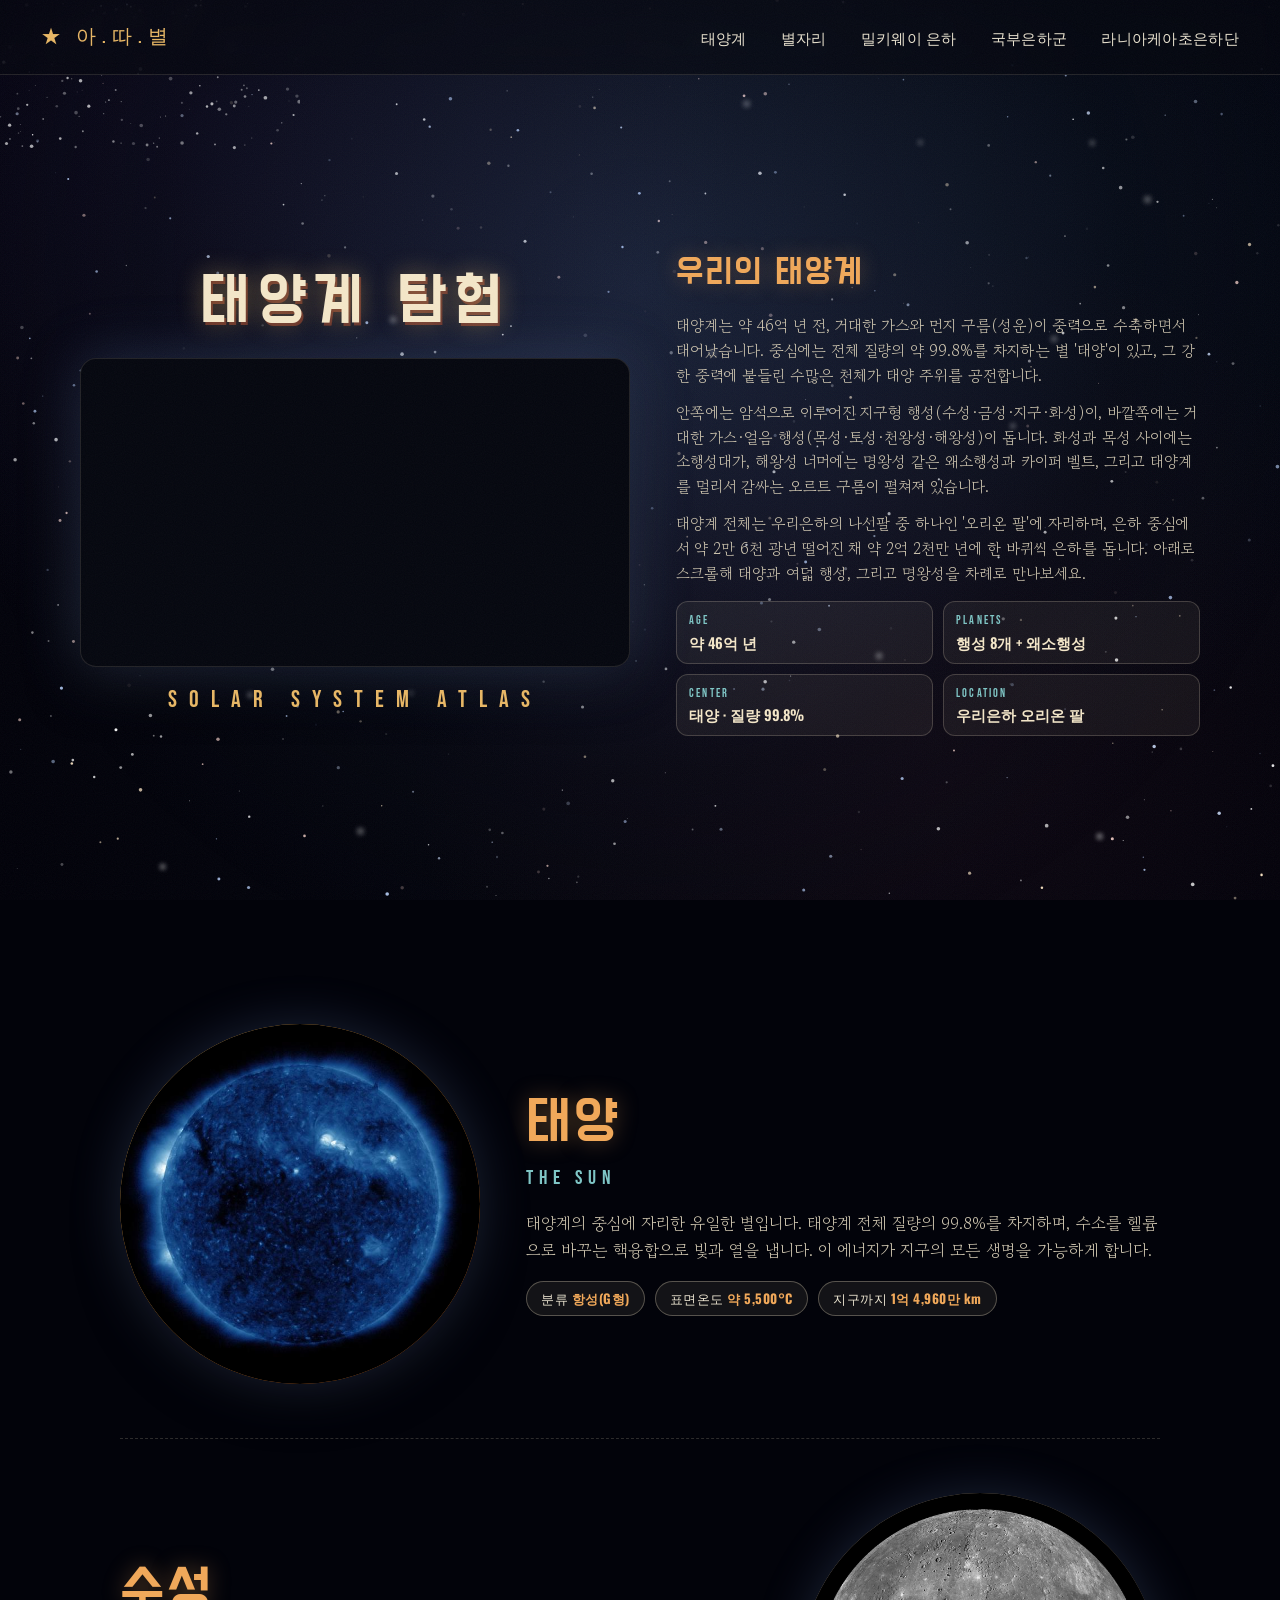
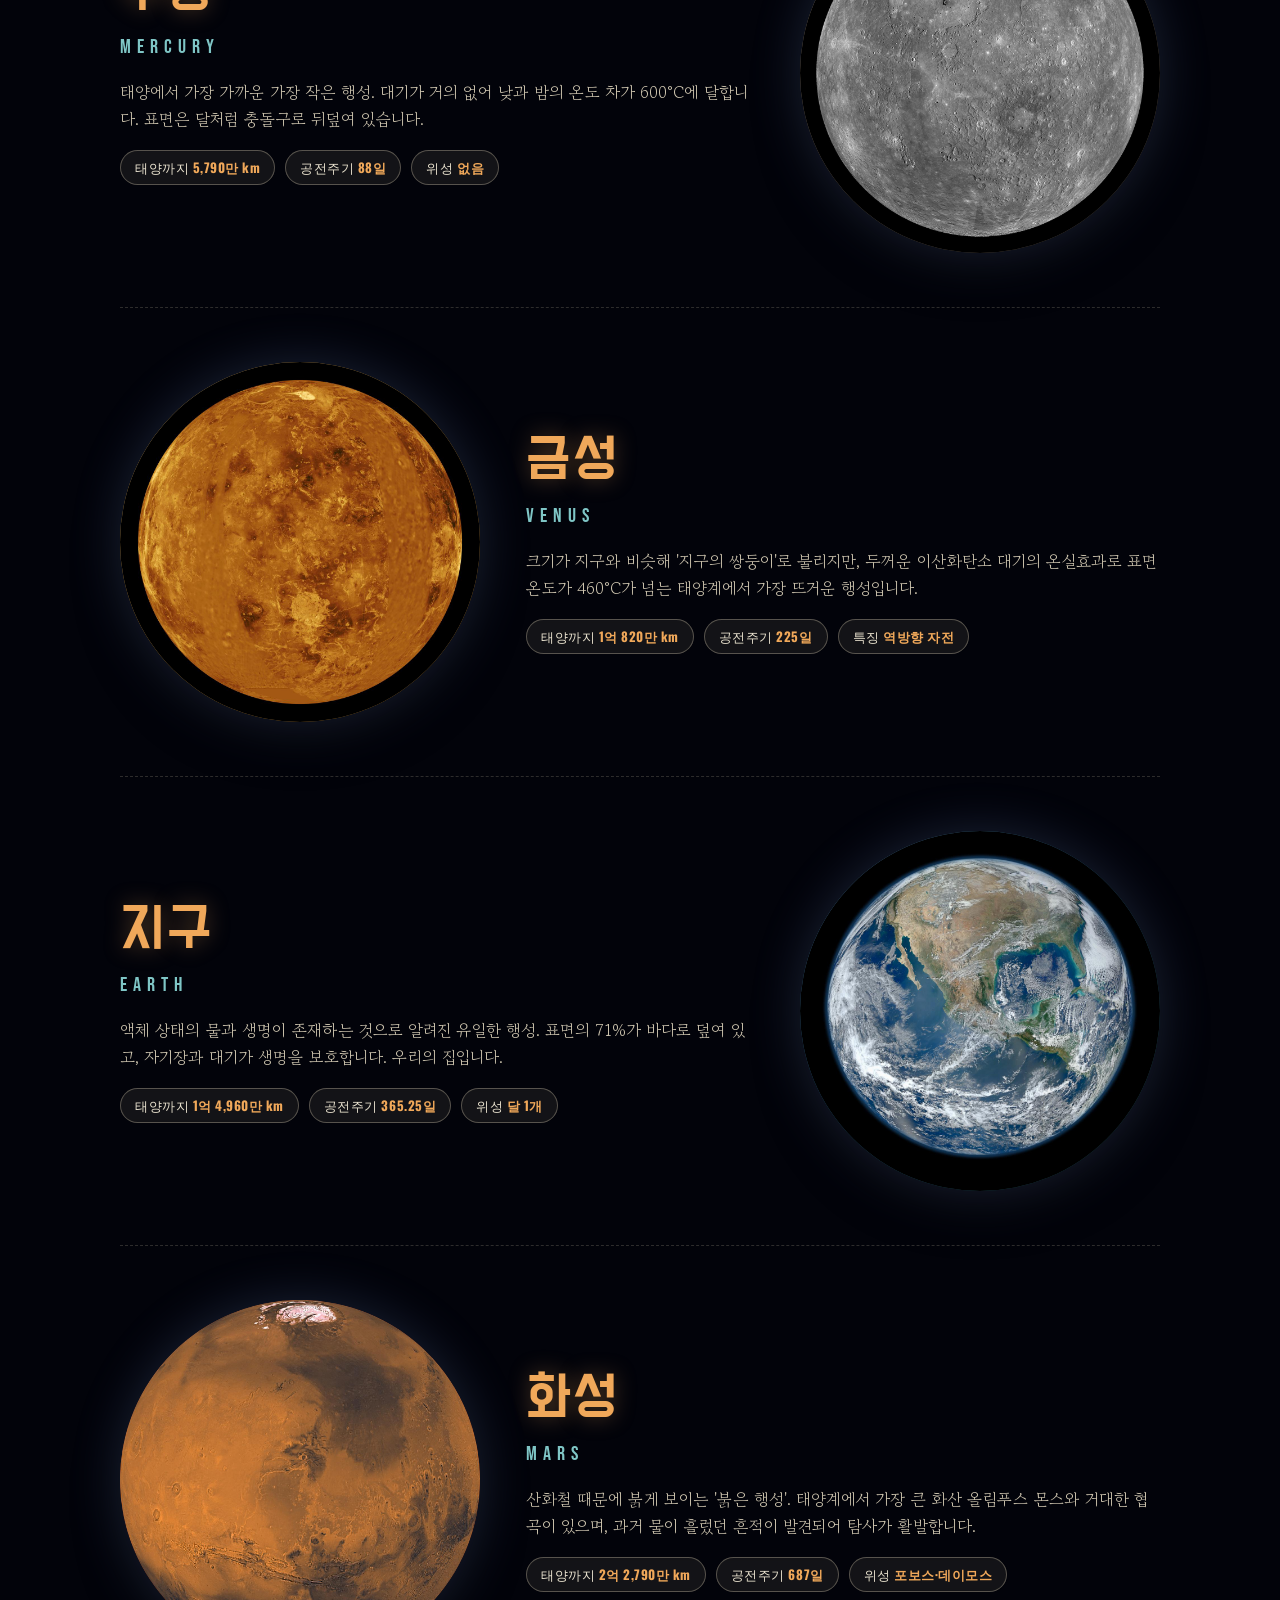
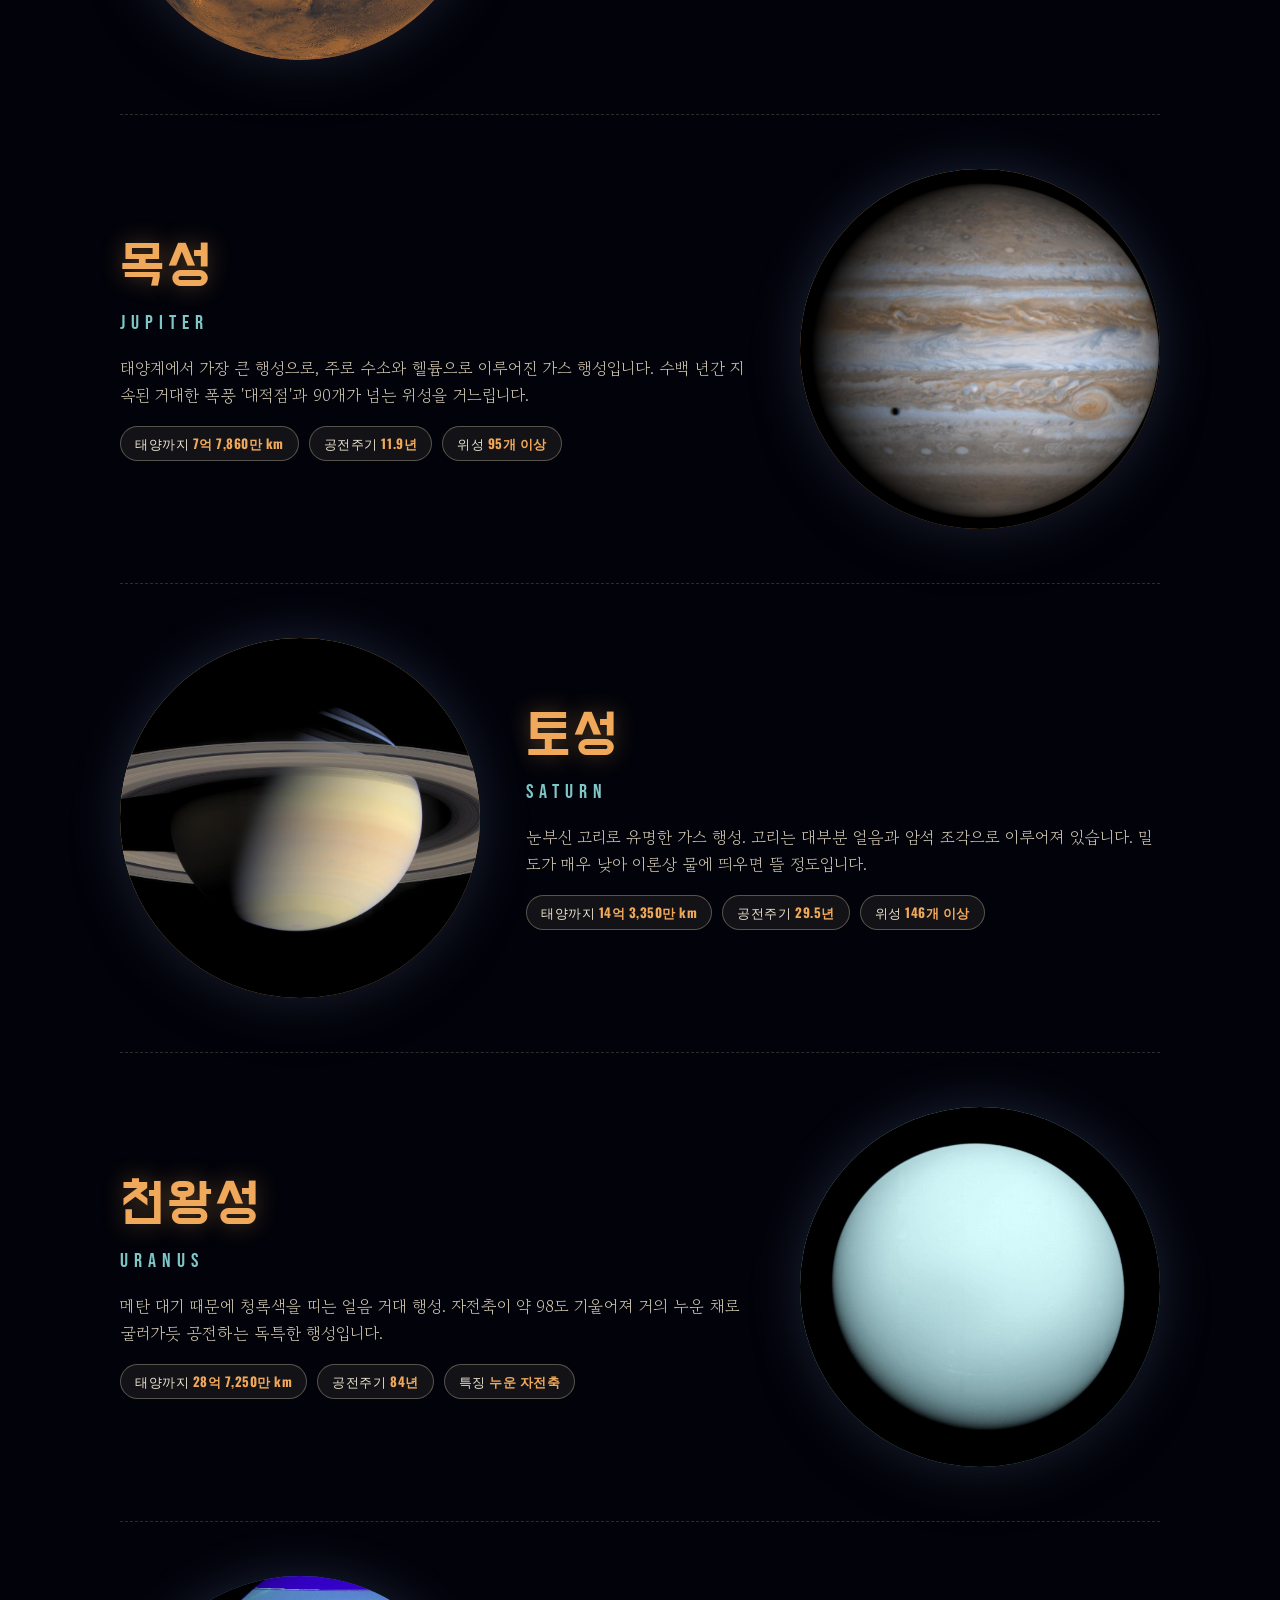
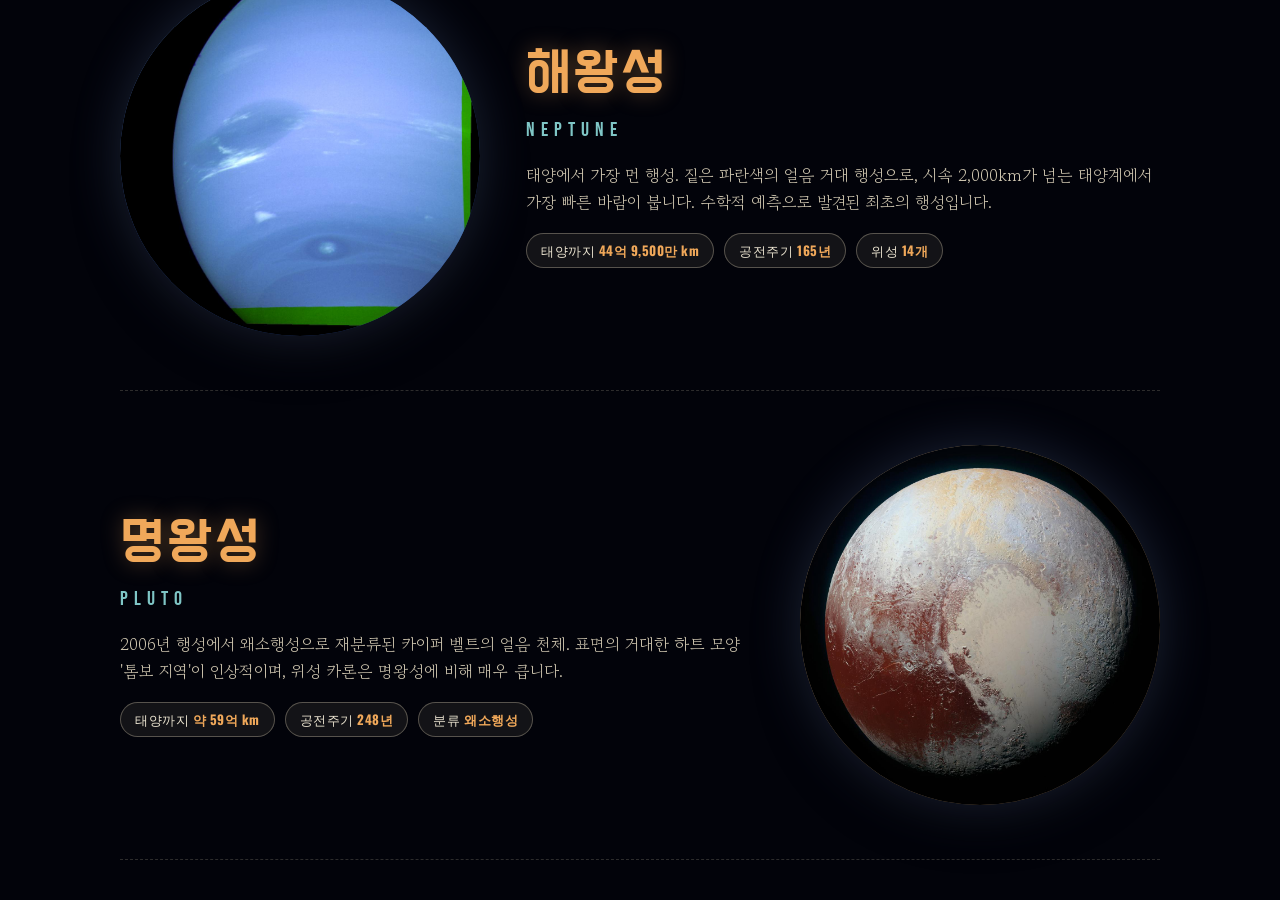
<file: index.html>
<!DOCTYPE html>
<html lang="ko">
<head>
<meta charset="UTF-8">
<meta name="viewport" content="width=device-width, initial-scale=1.0">
<title>태양계 탐험 · SOLAR SYSTEM</title>
<link rel="preconnect" href="https://fonts.googleapis.com">
<link rel="preconnect" href="https://fonts.gstatic.com" crossorigin>
<link href="https://fonts.googleapis.com/css2?family=Bebas+Neue&family=Oswald:wght@300;400;500;600&family=Do+Hyeon&family=Jua&family=Gowun+Batang:wght@400;700&display=swap" rel="stylesheet">
<style>
  :root{
    --paper:#f4e7c9;
    --ink:#22201c;
    --rust:#b8492b;
    --ochre:#d98a2e;
    --teal:#2f6b6b;
    --navy:#1e2a3a;
  }
  *{box-sizing:border-box;margin:0;padding:0;}
  html{scroll-behavior:smooth;}
  body{
    background:#02030a;
    color:#e9e2cf;
    font-family:'Oswald','Gowun Batang',sans-serif;
    line-height:1.6;
    overflow-x:hidden;
  }
  /* ===== deep space background — the real darkness of space ===== */
  .space-bg{
    position:fixed;inset:0;z-index:-2;pointer-events:none;
    background:
      radial-gradient(circle at 16% 14%, rgba(80,60,150,.12), transparent 40%),
      radial-gradient(circle at 84% 22%, rgba(40,90,140,.10), transparent 42%),
      radial-gradient(circle at 72% 82%, rgba(150,60,100,.08), transparent 44%),
      radial-gradient(circle at 50% 50%, #060814 0%, #03040c 55%, #010109 100%);
  }
  .skyfield{position:fixed;inset:0;width:100%;height:100%;z-index:-1;pointer-events:none;}
  /* film grain */
  body::before{
    content:"";position:fixed;inset:0;pointer-events:none;z-index:9999;opacity:.04;
    background-image:url("data:image/svg+xml,%3Csvg xmlns='http://www.w3.org/2000/svg' width='120' height='120'%3E%3Cfilter id='n'%3E%3CfeTurbulence type='fractalNoise' baseFrequency='0.9' numOctaves='3'/%3E%3C/filter%3E%3Crect width='100%25' height='100%25' filter='url(%23n)'/%3E%3C/svg%3E");
  }

  /* anchor offset for fixed nav */
  [id]{scroll-margin-top:84px;}

  /* ===== NAV BAR ===== */
  .nav{
    position:fixed;top:0;left:0;right:0;z-index:1000;
    display:flex;align-items:center;justify-content:space-between;gap:18px;
    padding:13px 26px;
    background:rgba(5,7,16,.62);backdrop-filter:blur(10px);
    border-bottom:1px solid rgba(244,231,201,.12);
  }
  .nav .brand{
    font-family:'Bebas Neue';letter-spacing:.3em;color:#e8b765;
    font-size:20px;white-space:nowrap;text-decoration:none;
  }
  .nav ul{list-style:none;display:flex;gap:4px;flex-wrap:wrap;justify-content:flex-end;}
  .nav a{
    display:inline-block;padding:8px 15px;color:#e9e2cf;text-decoration:none;
    font-family:'Oswald';font-weight:500;font-size:15px;letter-spacing:.02em;
    border-radius:20px;transition:background .2s,color .2s;
  }
  .nav a:hover{color:#0a1028;background:#e8b765;}
  @media(max-width:700px){
    .nav{flex-direction:column;gap:8px;padding:10px 14px;}
    .nav ul{justify-content:center;}
    .nav a{padding:6px 11px;font-size:14px;}
  }

  /* ===== UPCOMING SECTIONS ===== */
  .soon{
    max-width:1080px;margin:0 auto;padding:84px 20px;text-align:center;
    border-top:1px dashed rgba(244,231,201,.15);
  }
  .soon h2{
    font-family:'Do Hyeon',sans-serif;font-weight:400;letter-spacing:.04em;
    font-size:clamp(30px,5vw,50px);color:#f0a85a;text-shadow:0 0 22px rgba(240,168,90,.35);
  }
  .soon .en{font-family:'Bebas Neue';letter-spacing:.3em;color:#7fc6c6;font-size:18px;margin:8px 0 16px;}
  .soon p{font-family:'Gowun Batang',serif;color:#cfc6b0;max-width:560px;margin:0 auto;}
  .soon .badge{
    display:inline-block;margin-top:18px;padding:6px 16px;border-radius:30px;
    border:1px solid rgba(244,231,201,.3);background:rgba(244,231,201,.06);
    font-family:'Bebas Neue';letter-spacing:.25em;font-size:13px;color:#e8b765;
  }

  /* ===== HERO ===== */
  header.hero{
    position:relative;
    min-height:100vh;
    display:flex;flex-direction:column;justify-content:center;align-items:center;
    text-align:center;
    background:radial-gradient(circle at 50% 32%, rgba(70,92,140,.30), rgba(10,14,26,.25) 55%, transparent 80%);
    color:#f4e7c9;
    padding:130px 20px 50px;
    overflow:hidden;
  }
  .stars{position:absolute;inset:0;opacity:.7;}
  /* ===== 태양계 영상 ===== */
  .solar-video{
    display:block;width:min(90vw,640px);aspect-ratio:16/9;
    margin:0 auto 30px;border-radius:16px;object-fit:cover;background:#05070f;
    border:1px solid rgba(244,231,201,.12);
    box-shadow:0 0 60px rgba(120,150,220,.25), 0 18px 50px rgba(0,0,0,.5);
    animation:float 7s ease-in-out infinite;
  }
  @keyframes float{0%,100%{transform:translateY(0)}50%{transform:translateY(-14px)}}
  .hero h1{
    font-family:'Do Hyeon','Bebas Neue',sans-serif;
    font-size:clamp(40px,8vw,96px);
    letter-spacing:.12em;line-height:1.3;font-weight:400;white-space:nowrap;
    color:#f4e7c9;
    text-shadow:0 0 24px rgba(232,183,101,.45), 2px 3px 0 rgba(184,73,43,.5);
  }
  .hero .sub{
    font-family:'Bebas Neue',sans-serif;letter-spacing:.5em;
    font-size:clamp(14px,2.4vw,24px);color:#e8b765;margin-top:10px;
  }
  .hero p.lede{max-width:620px;margin:26px auto 0;font-size:17px;color:#d8cba8;letter-spacing:.02em;}

  /* ===== 히어로 2단 레이아웃 ===== */
  .hero-grid{
    display:grid;grid-template-columns:1.05fr 1fr;gap:46px;align-items:center;
    width:100%;max-width:1120px;margin:0 auto;
  }
  .hero-media{position:relative;text-align:center;}
  .hero-media .solar-video{width:100%;max-width:none;margin:0;animation:none;}
  .hero-media h1{font-size:clamp(32px,5vw,64px);margin-bottom:14px;}
  .hero-media .sub{margin-top:14px;}
  .hero-info{text-align:left;}
  .hero-info h2{
    font-family:'Do Hyeon',sans-serif;font-weight:400;letter-spacing:.03em;
    font-size:clamp(24px,3.4vw,36px);color:#f0a85a;margin-bottom:12px;
    text-shadow:0 0 22px rgba(240,168,90,.3);
  }
  .hero-info p{font-family:'Gowun Batang',serif;font-size:15.5px;color:#cfc6b0;margin-bottom:12px;}
  .hero-facts{display:grid;grid-template-columns:1fr 1fr;gap:10px;margin-top:16px;}
  .hero-facts .hf{background:rgba(244,231,201,.06);border:1px solid rgba(244,231,201,.2);border-radius:12px;padding:9px 12px;}
  .hero-facts .hf .k{font-family:'Bebas Neue';letter-spacing:.18em;color:#7fc6c6;font-size:12px;}
  .hero-facts .hf .v{font-family:'Oswald';font-weight:600;color:#f4e7c9;font-size:14.5px;}
  @media(max-width:820px){
    .hero-grid{grid-template-columns:1fr;gap:26px;}
    .hero-info{text-align:center;}
    .hero-facts{max-width:420px;margin:16px auto 0;}
  }
  .scroll-hint{position:absolute;bottom:28px;font-family:'Bebas Neue';letter-spacing:.3em;font-size:14px;color:#e8b765;animation:float 2.5s ease-in-out infinite;}

  /* ===== INTRO STRIP ===== */
  .strip{
    background:#b8492b;color:#f4e7c9;text-align:center;
    padding:18px;font-family:'Bebas Neue';letter-spacing:.35em;font-size:clamp(14px,2vw,20px);
  }

  /* ===== PLANETS ===== */
  main{max-width:1080px;margin:0 auto;padding:70px 20px 40px;}
  .planet{
    display:grid;grid-template-columns:minmax(220px,360px) 1fr;
    gap:46px;align-items:center;
    padding:54px 0;border-bottom:1px dashed rgba(244,231,201,.18);
  }
  .planet:nth-child(even){grid-template-columns:1fr minmax(220px,360px);}
  .planet:nth-child(even) .pic{order:2;}
  .pic{
    position:relative;aspect-ratio:1;border-radius:50%;
    box-shadow:0 0 50px rgba(120,150,220,.22), 0 18px 44px rgba(0,0,0,.55);
    overflow:hidden;background:#0c1020;
    display:flex;align-items:center;justify-content:center;
  }
  .pic img{width:100%;height:100%;object-fit:cover;display:block;}
  .pic .num{
    position:absolute;top:-14px;left:-14px;z-index:3;
    width:64px;height:64px;border-radius:50%;
    background:#22201c;color:#f4e7c9;display:flex;align-items:center;justify-content:center;
    font-family:'Bebas Neue';font-size:30px;border:3px solid #f4e7c9;
  }
  .info h2{
    font-family:'Do Hyeon',sans-serif;font-size:clamp(34px,6vw,58px);font-weight:400;
    line-height:1.1;letter-spacing:.04em;color:#f0a85a;
    text-shadow:0 0 22px rgba(240,168,90,.35);
  }
  .info .en{font-family:'Bebas Neue';letter-spacing:.3em;color:#7fc6c6;font-size:20px;margin:6px 0 16px;}
  .info p{font-family:'Gowun Batang',serif;font-size:16.5px;color:#cfc6b0;margin-bottom:18px;}
  .facts{display:flex;flex-wrap:wrap;gap:10px;}
  .facts span{
    background:rgba(244,231,201,.07);border:1px solid rgba(244,231,201,.3);
    color:#e9e2cf;border-radius:30px;
    padding:6px 14px;font-size:13px;letter-spacing:.04em;font-family:'Oswald';
    backdrop-filter:blur(2px);
  }
  .facts span b{color:#f0a85a;}

  footer{
    background:rgba(10,14,26,.55);color:#d8cba8;text-align:center;padding:46px 20px;
    border-top:1px solid rgba(244,231,201,.15);
    font-family:'Oswald';letter-spacing:.06em;
  }
  footer .big{font-family:'Bebas Neue';letter-spacing:.4em;font-size:26px;color:#e8b765;margin-bottom:8px;}

  @media(max-width:720px){
    .planet,.planet:nth-child(even){grid-template-columns:1fr;gap:24px;text-align:center;}
    .planet:nth-child(even) .pic{order:0;}
    .pic{max-width:300px;margin:0 auto;}
    .facts{justify-content:center;}
  }
</style>
</head>
<body>

<div class="space-bg"></div>
<svg class="skyfield" preserveAspectRatio="none"></svg>

<nav class="nav">
  <a class="brand" href="#top">★ 아.따.별</a>
  <ul>
    <li><a href="#top">태양계</a></li>
    <li><a href="constellations.html">별자리</a></li>
    <li><a href="milkyway.html">밀키웨이 은하</a></li>
    <li><a href="localgroup.html">국부은하군</a></li>
    <li><a href="laniakea.html">라니아케아초은하단</a></li>
  </ul>
</nav>

<header class="hero" id="top">
  <svg class="stars" preserveAspectRatio="none"></svg>
  <div class="hero-grid">
    <div class="hero-media">
      <h1>태양계 탐험</h1>
      <video class="solar-video" src="videos/solar_system.mp4" autoplay loop muted playsinline></video>
      <div class="sub">SOLAR&nbsp;SYSTEM&nbsp;ATLAS</div>
    </div>
    <div class="hero-info">
      <h2>우리의 태양계</h2>
      <p>태양계는 약 46억 년 전, 거대한 가스와 먼지 구름(성운)이 중력으로 수축하면서 태어났습니다. 중심에는 전체 질량의 약 99.8%를 차지하는 별 '태양'이 있고, 그 강한 중력에 붙들린 수많은 천체가 태양 주위를 공전합니다.</p>
      <p>안쪽에는 암석으로 이루어진 지구형 행성(수성·금성·지구·화성)이, 바깥쪽에는 거대한 가스·얼음 행성(목성·토성·천왕성·해왕성)이 돕니다. 화성과 목성 사이에는 소행성대가, 해왕성 너머에는 명왕성 같은 왜소행성과 카이퍼 벨트, 그리고 태양계를 멀리서 감싸는 오르트 구름이 펼쳐져 있습니다.</p>
      <p>태양계 전체는 우리은하의 나선팔 중 하나인 '오리온 팔'에 자리하며, 은하 중심에서 약 2만 6천 광년 떨어진 채 약 2억 2천만 년에 한 바퀴씩 은하를 돕니다. 아래로 스크롤해 태양과 여덟 행성, 그리고 명왕성을 차례로 만나보세요.</p>
      <div class="hero-facts">
        <div class="hf"><div class="k">AGE</div><div class="v">약 46억 년</div></div>
        <div class="hf"><div class="k">PLANETS</div><div class="v">행성 8개 + 왜소행성</div></div>
        <div class="hf"><div class="k">CENTER</div><div class="v">태양 · 질량 99.8%</div></div>
        <div class="hf"><div class="k">LOCATION</div><div class="v">우리은하 오리온 팔</div></div>
      </div>
    </div>
  </div>
</header>

<main id="planets"></main>

<script>
// twinkling stars in hero
(function(){
  const svg=document.querySelector('.stars');
  let s="";
  for(let i=0;i<140;i++){
    const x=Math.random()*100,y=Math.random()*100,r=Math.random()*1.6+.3,o=Math.random()*.7+.3;
    s+=`<circle cx="${x}%" cy="${y}%" r="${r}" fill="#fff" opacity="${o}"/>`;
  }
  svg.innerHTML=s;
})();

// full-page starfield (fixed background)
(function(){
  const svg=document.querySelector('.skyfield');
  const tints=["#ffffff","#ffffff","#ffffff","#cfe0ff","#bcd4ff","#ffe9c8","#ffd9d0"];
  let s="";
  for(let i=0;i<520;i++){
    const x=(Math.random()*100).toFixed(2), y=(Math.random()*100).toFixed(2),
          r=(Math.random()*1.5+.35).toFixed(2), o=(Math.random()*.6+.4).toFixed(2),
          c=tints[Math.floor(Math.random()*tints.length)],
          dur=(Math.random()*3.5+1.8).toFixed(2), delay=(Math.random()*5).toFixed(2);
    s+=`<circle cx="${x}%" cy="${y}%" r="${r}" fill="${c}" opacity="${o}">
        <animate attributeName="opacity" values="${o};${(o*0.15).toFixed(2)};${o}" dur="${dur}s" begin="${delay}s" repeatCount="indefinite"/>
        </circle>`;
  }
  // larger glowing stars with a soft pulse
  for(let i=0;i<16;i++){
    const x=(Math.random()*100).toFixed(2), y=(Math.random()*100).toFixed(2),
          r=(Math.random()*1.6+1.8).toFixed(2), dur=(Math.random()*3+2.5).toFixed(2);
    s+=`<circle cx="${x}%" cy="${y}%" r="${r}" fill="#fff" opacity=".95" filter="url(#glow)">
        <animate attributeName="opacity" values=".95;.4;.95" dur="${dur}s" repeatCount="indefinite"/>
        </circle>`;
  }
  svg.innerHTML=`<defs><filter id="glow" x="-200%" y="-200%" width="500%" height="500%"><feGaussianBlur stdDeviation="2.4"/></filter></defs>`+s;
})();

const bodies=[
 {n:"태양",en:"THE SUN",color:["#ffe9a8","#f7a23b","#d2531f"],
  img:"https://images-assets.nasa.gov/image/GSFC_20171208_Archive_e002035/GSFC_20171208_Archive_e002035~small.jpg",
  d:"태양계의 중심에 자리한 유일한 별입니다. 태양계 전체 질량의 99.8%를 차지하며, 수소를 헬륨으로 바꾸는 핵융합으로 빛과 열을 냅니다. 이 에너지가 지구의 모든 생명을 가능하게 합니다.",
  f:[["분류","항성(G형)"],["표면온도","약 5,500°C"],["지구까지","1억 4,960만 km"]]},
 {n:"수성",en:"MERCURY",color:["#cdbfae","#8a7a68","#4f463c"],
  img:"https://images-assets.nasa.gov/image/PIA15162/PIA15162~medium.jpg",
  d:"태양에서 가장 가까운 가장 작은 행성. 대기가 거의 없어 낮과 밤의 온도 차가 600°C에 달합니다. 표면은 달처럼 충돌구로 뒤덮여 있습니다.",
  f:[["태양까지","5,790만 km"],["공전주기","88일"],["위성","없음"]]},
 {n:"금성",en:"VENUS",color:["#f3d9a0","#d8a14a","#9c6a25"],
  img:"https://images-assets.nasa.gov/image/PIA00257/PIA00257~medium.jpg",
  d:"크기가 지구와 비슷해 '지구의 쌍둥이'로 불리지만, 두꺼운 이산화탄소 대기의 온실효과로 표면 온도가 460°C가 넘는 태양계에서 가장 뜨거운 행성입니다.",
  f:[["태양까지","1억 820만 km"],["공전주기","225일"],["특징","역방향 자전"]]},
 {n:"지구",en:"EARTH",color:["#7fb2e0","#2f6b8f","#1e4a3a"],
  img:"https://images-assets.nasa.gov/image/GSFC_20171208_Archive_e001386/GSFC_20171208_Archive_e001386~medium.jpg",
  d:"액체 상태의 물과 생명이 존재하는 것으로 알려진 유일한 행성. 표면의 71%가 바다로 덮여 있고, 자기장과 대기가 생명을 보호합니다. 우리의 집입니다.",
  f:[["태양까지","1억 4,960만 km"],["공전주기","365.25일"],["위성","달 1개"]]},
 {n:"화성",en:"MARS",color:["#e08a5a","#b8492b","#6e2d1c"],
  img:"https://images-assets.nasa.gov/image/PIA00407/PIA00407~medium.jpg",
  d:"산화철 때문에 붉게 보이는 '붉은 행성'. 태양계에서 가장 큰 화산 올림푸스 몬스와 거대한 협곡이 있으며, 과거 물이 흘렀던 흔적이 발견되어 탐사가 활발합니다.",
  f:[["태양까지","2억 2,790만 km"],["공전주기","687일"],["위성","포보스·데이모스"]]},
 {n:"목성",en:"JUPITER",color:["#e8c89a","#c08a4e","#7a4f2a"],
  img:"https://images-assets.nasa.gov/image/PIA02873/PIA02873~orig.jpg",
  d:"태양계에서 가장 큰 행성으로, 주로 수소와 헬륨으로 이루어진 가스 행성입니다. 수백 년간 지속된 거대한 폭풍 '대적점'과 90개가 넘는 위성을 거느립니다.",
  f:[["태양까지","7억 7,860만 km"],["공전주기","11.9년"],["위성","95개 이상"]]},
 {n:"토성",en:"SATURN",color:["#ecd9a8","#cdab6a","#8c6e3a"],
  img:"https://images-assets.nasa.gov/image/PIA06193/PIA06193~large.jpg",
  d:"눈부신 고리로 유명한 가스 행성. 고리는 대부분 얼음과 암석 조각으로 이루어져 있습니다. 밀도가 매우 낮아 이론상 물에 띄우면 뜰 정도입니다.",
  f:[["태양까지","14억 3,350만 km"],["공전주기","29.5년"],["위성","146개 이상"]]},
 {n:"천왕성",en:"URANUS",color:["#bfe6e6","#7fc2c2","#3f7e86"],
  img:"https://images-assets.nasa.gov/image/PIA18182/PIA18182~medium.jpg",
  d:"메탄 대기 때문에 청록색을 띠는 얼음 거대 행성. 자전축이 약 98도 기울어져 거의 누운 채로 굴러가듯 공전하는 독특한 행성입니다.",
  f:[["태양까지","28억 7,250만 km"],["공전주기","84년"],["특징","누운 자전축"]]},
 {n:"해왕성",en:"NEPTUNE",color:["#7aa6e8","#3b5fb0","#1e2f6b"],
  img:"https://images-assets.nasa.gov/image/PIA00049/PIA00049~orig.jpg",
  d:"태양에서 가장 먼 행성. 짙은 파란색의 얼음 거대 행성으로, 시속 2,000km가 넘는 태양계에서 가장 빠른 바람이 붑니다. 수학적 예측으로 발견된 최초의 행성입니다.",
  f:[["태양까지","44억 9,500만 km"],["공전주기","165년"],["위성","14개"]]},
 {n:"명왕성",en:"PLUTO",color:["#d9c4a8","#a98c6a","#6e5640"],
  img:"https://images-assets.nasa.gov/image/PIA19952/PIA19952~medium.jpg",
  d:"2006년 행성에서 왜소행성으로 재분류된 카이퍼 벨트의 얼음 천체. 표면의 거대한 하트 모양 '톰보 지역'이 인상적이며, 위성 카론은 명왕성에 비해 매우 큽니다.",
  f:[["태양까지","약 59억 km"],["공전주기","248년"],["분류","왜소행성"]]},
];

// 로컬(images/) 우선 → 실패 시 온라인 → 그래도 실패 시 색상 배경
function localSrc(url){return 'images/'+url.split('/').pop().replace(/~/g,'_');}
function imgErr(el){
  if(el.dataset.web){const w=el.dataset.web;el.removeAttribute('data-web');el.src=w;return;}
  el.style.display='none';
  el.parentElement.style.boxShadow='inset 0 0 60px rgba(0,0,0,.35),0 18px 40px rgba(0,0,0,.25)';
}

const main=document.getElementById('planets');
bodies.forEach((b,i)=>{
  const grad=`radial-gradient(circle at 35% 32%, ${b.color[0]}, ${b.color[1]} 55%, ${b.color[2]})`;
  const facts=b.f.map(f=>`<span>${f[0]} <b>${f[1]}</b></span>`).join("");
  const el=document.createElement('section');
  el.className='planet';
  el.innerHTML=`
    <div class="pic" style="background:${grad}">
      <span class="num">${i===0?'☉':i}</span>
      <img src="${localSrc(b.img)}" data-web="${b.img}" alt="${b.n}" loading="lazy" onerror="imgErr(this)">
    </div>
    <div class="info">
      <h2>${b.n}</h2>
      <div class="en">${b.en}</div>
      <p>${b.d}</p>
      <div class="facts">${facts}</div>
    </div>`;
  main.appendChild(el);
});
</script>
</body>
</html>
</file>
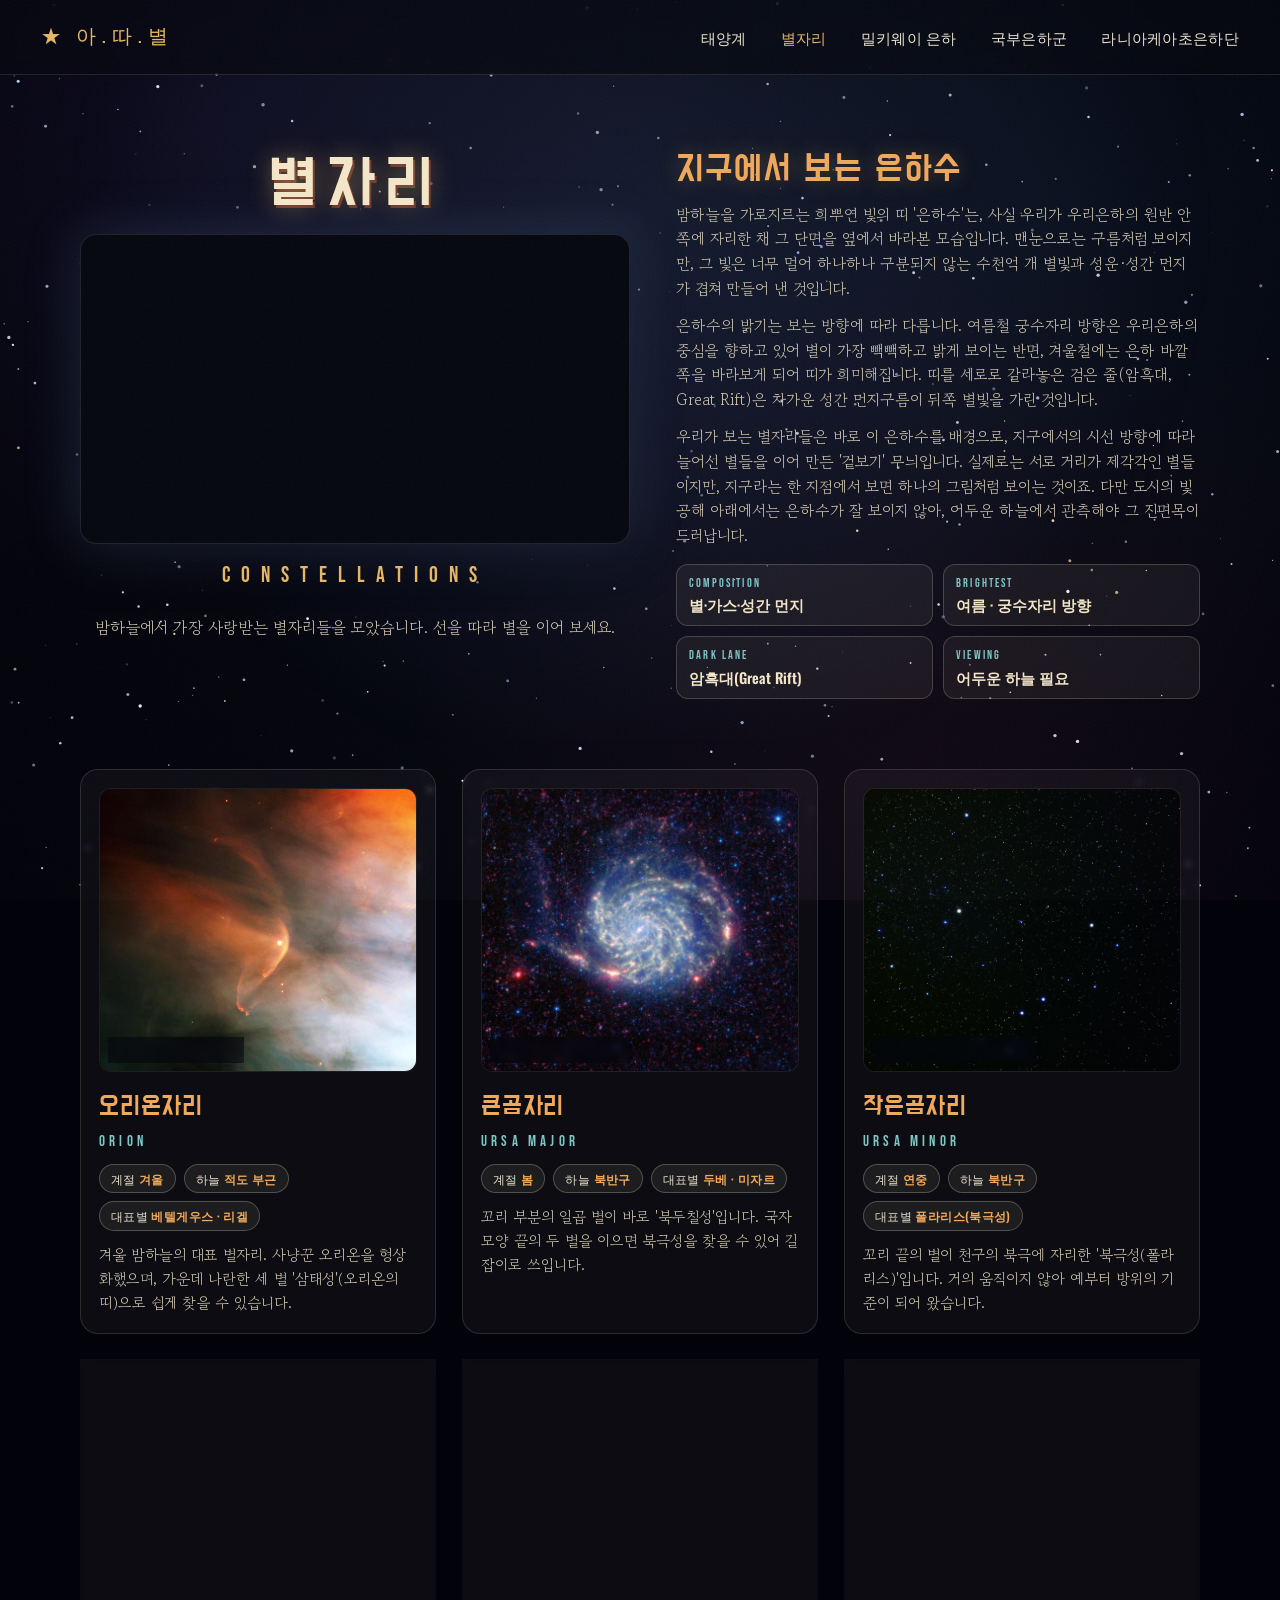
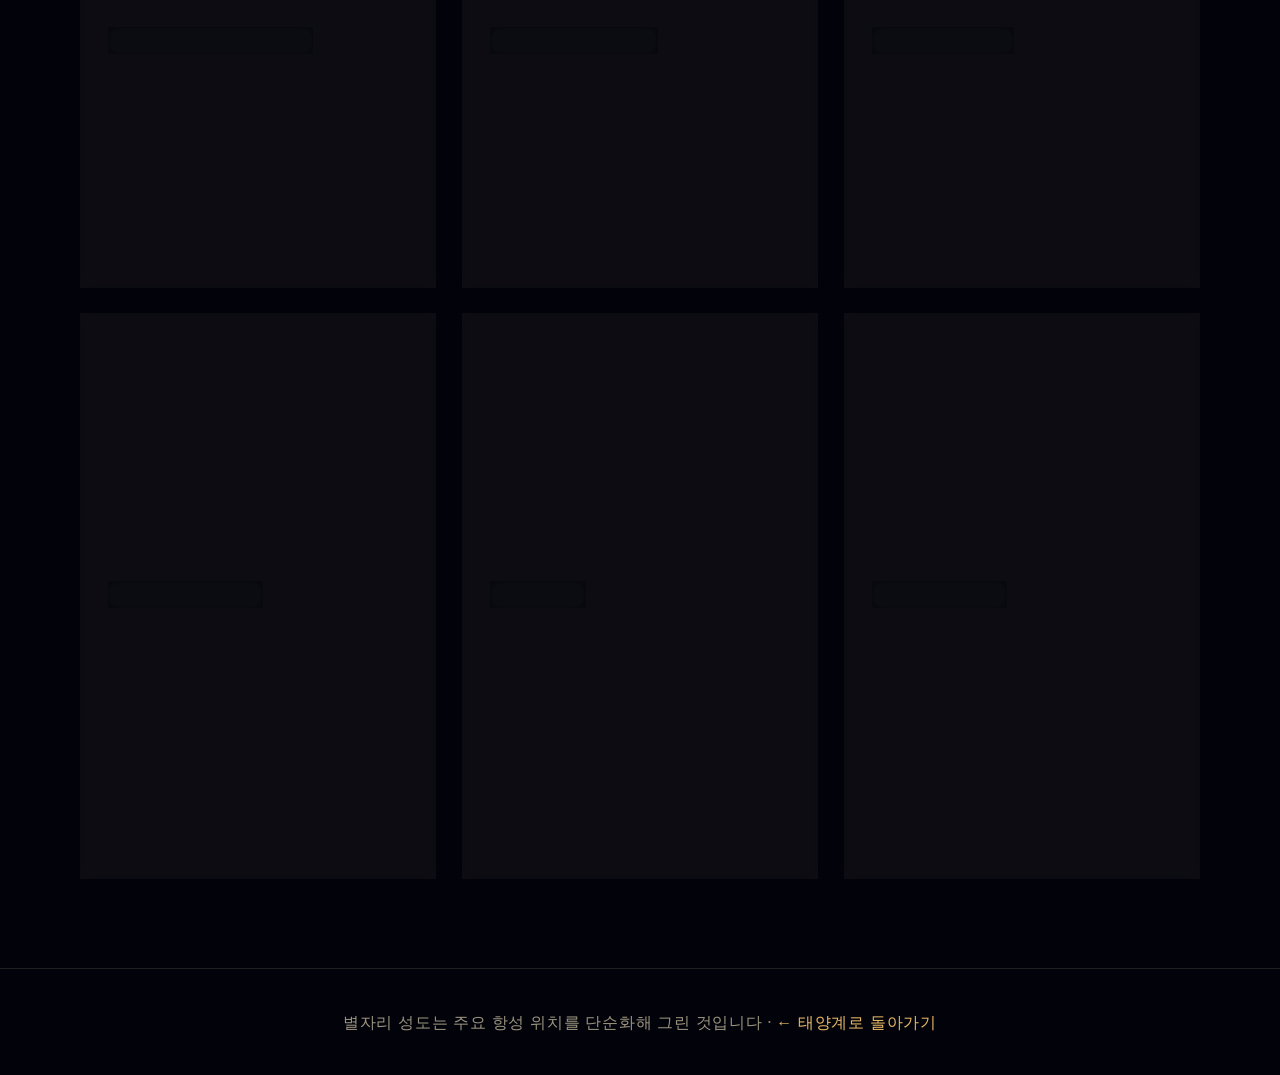
<file: constellations.html>
<!DOCTYPE html>
<html lang="ko">
<head>
<meta charset="UTF-8">
<meta name="viewport" content="width=device-width, initial-scale=1.0">
<title>별자리 · CONSTELLATIONS</title>
<link rel="preconnect" href="https://fonts.googleapis.com">
<link rel="preconnect" href="https://fonts.gstatic.com" crossorigin>
<link href="https://fonts.googleapis.com/css2?family=Bebas+Neue&family=Oswald:wght@300;400;500;600&family=Do+Hyeon&family=Jua&family=Gowun+Batang:wght@400;700&display=swap" rel="stylesheet">
<style>
  *{box-sizing:border-box;margin:0;padding:0;}
  html{scroll-behavior:smooth;}
  body{
    background:#02030a;color:#e9e2cf;
    font-family:'Oswald','Gowun Batang',sans-serif;line-height:1.6;overflow-x:hidden;
  }
  .space-bg{
    position:fixed;inset:0;z-index:-2;pointer-events:none;
    background:
      radial-gradient(circle at 16% 14%, rgba(80,60,150,.12), transparent 40%),
      radial-gradient(circle at 84% 22%, rgba(40,90,140,.10), transparent 42%),
      radial-gradient(circle at 72% 82%, rgba(150,60,100,.08), transparent 44%),
      radial-gradient(circle at 50% 50%, #060814 0%, #03040c 55%, #010109 100%);
  }
  .skyfield{position:fixed;inset:0;width:100%;height:100%;z-index:-1;pointer-events:none;}
  body::before{
    content:"";position:fixed;inset:0;pointer-events:none;z-index:9999;opacity:.04;
    background-image:url("data:image/svg+xml,%3Csvg xmlns='http://www.w3.org/2000/svg' width='120' height='120'%3E%3Cfilter id='n'%3E%3CfeTurbulence type='fractalNoise' baseFrequency='0.9' numOctaves='3'/%3E%3C/filter%3E%3Crect width='100%25' height='100%25' filter='url(%23n)'/%3E%3C/svg%3E");
  }

  /* NAV */
  .nav{
    position:fixed;top:0;left:0;right:0;z-index:1000;
    display:flex;align-items:center;justify-content:space-between;gap:18px;
    padding:13px 26px;background:rgba(5,7,16,.62);backdrop-filter:blur(10px);
    border-bottom:1px solid rgba(244,231,201,.12);
  }
  .nav .brand{font-family:'Bebas Neue';letter-spacing:.3em;color:#e8b765;font-size:20px;white-space:nowrap;text-decoration:none;}
  .nav ul{list-style:none;display:flex;gap:4px;flex-wrap:wrap;justify-content:flex-end;}
  .nav a{
    display:inline-block;padding:8px 15px;color:#e9e2cf;text-decoration:none;
    font-family:'Oswald';font-weight:500;font-size:15px;letter-spacing:.02em;
    border-radius:20px;transition:background .2s,color .2s;
  }
  .nav a:hover{color:#0a1028;background:#e8b765;}
  .nav a.active{color:#e8b765;}
  .nav a.active:hover{color:#0a1028;}
  @media(max-width:700px){
    .nav{flex-direction:column;gap:8px;padding:10px 14px;}
    .nav ul{justify-content:center;}
    .nav a{padding:6px 11px;font-size:14px;}
  }

  /* PAGE HERO */
  .page-hero{
    text-align:center;padding:150px 20px 40px;
    background:radial-gradient(circle at 50% 30%, rgba(70,92,140,.22), transparent 70%);
  }
  .page-hero h1{
    font-family:'Do Hyeon',sans-serif;font-weight:400;letter-spacing:.14em;
    font-size:clamp(44px,8vw,92px);color:#f4e7c9;
    text-shadow:0 0 24px rgba(232,183,101,.45), 2px 3px 0 rgba(184,73,43,.5);
  }
  .page-hero .sub{font-family:'Bebas Neue';letter-spacing:.5em;color:#e8b765;font-size:clamp(14px,2.2vw,22px);margin-top:10px;}
  .page-hero .lede{max-width:600px;margin:22px auto 0;color:#cfc6b0;font-family:'Gowun Batang',serif;}
  .page-hero .cn-video{
    display:block;width:min(88vw,620px);aspect-ratio:16/9;
    margin:2px auto 6px;border-radius:16px;object-fit:cover;background:#05070f;
    border:1px solid rgba(244,231,201,.12);
    box-shadow:0 0 55px rgba(120,150,220,.22), 0 16px 44px rgba(0,0,0,.5);
  }

  /* ===== 히어로 2단 레이아웃 ===== */
  .page-hero .hero-grid{
    display:grid;grid-template-columns:1.05fr 1fr;gap:46px;align-items:start;
    width:100%;max-width:1120px;margin:0 auto;
  }
  /* 별자리(h1)와 은하수(h2)의 텍스트 행 맞춤 — 폰트 크기는 유지 */
  .page-hero .hero-media h1{line-height:1.1;margin:0 0 18px;}
  .page-hero .hero-info h2{line-height:1.1;margin:0 0 16px;}
  .page-hero .hero-media{position:relative;text-align:center;}
  .page-hero .hero-media h1{font-size:clamp(32px,5vw,64px);margin-bottom:14px;}
  .page-hero .hero-media .cn-video{width:100%;margin:0;}
  .page-hero .hero-media .sub{margin-top:14px;}
  .page-hero .hero-info{text-align:left;}
  .page-hero .hero-info h2{
    font-family:'Do Hyeon',sans-serif;font-weight:400;letter-spacing:.03em;
    font-size:clamp(24px,3.4vw,36px);color:#f0a85a;margin-bottom:12px;
    text-shadow:0 0 22px rgba(240,168,90,.3);
  }
  .page-hero .hero-info p{font-family:'Gowun Batang',serif;font-size:15.5px;color:#cfc6b0;margin-bottom:12px;}
  .page-hero .hero-facts{display:grid;grid-template-columns:1fr 1fr;gap:10px;margin-top:16px;}
  .page-hero .hero-facts .hf{background:rgba(244,231,201,.06);border:1px solid rgba(244,231,201,.2);border-radius:12px;padding:9px 12px;}
  .page-hero .hero-facts .hf .k{font-family:'Bebas Neue';letter-spacing:.18em;color:#7fc6c6;font-size:12px;}
  .page-hero .hero-facts .hf .v{font-family:'Oswald';font-weight:600;color:#f4e7c9;font-size:14.5px;}
  @media(max-width:820px){
    .page-hero .hero-grid{grid-template-columns:1fr;gap:26px;}
    .page-hero .hero-info{text-align:center;}
    .page-hero .hero-facts{max-width:420px;margin:16px auto 0;}
  }

  /* CARDS */
  main{max-width:1160px;margin:0 auto;padding:30px 20px 90px;}
  .cards{display:grid;grid-template-columns:repeat(auto-fill,minmax(300px,1fr));gap:26px;}
  .card{
    background:rgba(244,231,201,.045);border:1px solid rgba(244,231,201,.14);
    border-radius:18px;padding:18px;backdrop-filter:blur(3px);
    transition:transform .2s,border-color .2s,box-shadow .2s;
  }
  .card:hover{transform:translateY(-5px);border-color:rgba(232,183,101,.45);box-shadow:0 14px 36px rgba(0,0,0,.45);}
  .sky{
    position:relative;width:100%;aspect-ratio:1.12;border-radius:12px;margin-bottom:14px;overflow:hidden;
    background:radial-gradient(circle at 50% 42%, rgba(40,62,116,.30), rgba(4,6,16,.2) 70%);
    border:1px solid rgba(244,231,201,.08);
  }
  .sky svg{position:absolute;inset:0;width:100%;height:100%;display:block;}
  .sky .cphoto{position:absolute;inset:0;width:100%;height:100%;object-fit:cover;display:block;}
  .sky .otag{
    position:absolute;left:8px;bottom:8px;z-index:2;
    font-family:'Oswald';font-size:11px;letter-spacing:.02em;color:#f4e7c9;
    background:rgba(5,7,16,.6);border:1px solid rgba(244,231,201,.2);
    padding:3px 9px;border-radius:14px;backdrop-filter:blur(3px);
  }
  .card h2{font-family:'Do Hyeon',sans-serif;font-weight:400;font-size:26px;color:#f0a85a;letter-spacing:.03em;}
  .card .la{font-family:'Bebas Neue';letter-spacing:.28em;color:#7fc6c6;font-size:15px;margin:3px 0 10px;}
  .card .meta{display:flex;flex-wrap:wrap;gap:8px;margin-bottom:12px;}
  .card .meta span{
    font-family:'Oswald';font-size:12px;letter-spacing:.03em;color:#e9e2cf;
    background:rgba(244,231,201,.07);border:1px solid rgba(244,231,201,.25);
    border-radius:20px;padding:4px 11px;
  }
  .card .meta span b{color:#f0a85a;font-weight:600;}
  .card p{font-family:'Gowun Batang',serif;font-size:15px;color:#cfc6b0;}

  footer{
    text-align:center;padding:40px 20px;border-top:1px solid rgba(244,231,201,.12);
    color:#9b937f;font-family:'Oswald';letter-spacing:.05em;
  }
  footer a{color:#e8b765;text-decoration:none;}
</style>
</head>
<body>

<div class="space-bg"></div>
<svg class="skyfield" preserveAspectRatio="none"></svg>

<nav class="nav">
  <a class="brand" href="index.html">★ 아.따.별</a>
  <ul>
    <li><a href="index.html#top">태양계</a></li>
    <li><a class="active" href="constellations.html">별자리</a></li>
    <li><a href="milkyway.html">밀키웨이 은하</a></li>
    <li><a href="localgroup.html">국부은하군</a></li>
    <li><a href="laniakea.html">라니아케아초은하단</a></li>
  </ul>
</nav>

<header class="page-hero">
  <div class="hero-grid">
    <div class="hero-media">
      <h1>별자리</h1>
      <video class="cn-video" src="videos/constellations_girl.mp4" autoplay loop muted playsinline></video>
      <div class="sub">CONSTELLATIONS</div>
      <p class="lede">밤하늘에서 가장 사랑받는 별자리들을 모았습니다. 선을 따라 별을 이어 보세요.</p>
    </div>
    <div class="hero-info">
      <h2>지구에서 보는 은하수</h2>
      <p>밤하늘을 가로지르는 희뿌연 빛의 띠 '은하수'는, 사실 우리가 우리은하의 원반 안쪽에 자리한 채 그 단면을 옆에서 바라본 모습입니다. 맨눈으로는 구름처럼 보이지만, 그 빛은 너무 멀어 하나하나 구분되지 않는 수천억 개 별빛과 성운·성간 먼지가 겹쳐 만들어 낸 것입니다.</p>
      <p>은하수의 밝기는 보는 방향에 따라 다릅니다. 여름철 궁수자리 방향은 우리은하의 중심을 향하고 있어 별이 가장 빽빽하고 밝게 보이는 반면, 겨울철에는 은하 바깥쪽을 바라보게 되어 띠가 희미해집니다. 띠를 세로로 갈라놓은 검은 줄(암흑대, Great Rift)은 차가운 성간 먼지구름이 뒤쪽 별빛을 가린 것입니다.</p>
      <p>우리가 보는 별자리들은 바로 이 은하수를 배경으로, 지구에서의 시선 방향에 따라 늘어선 별들을 이어 만든 '겉보기' 무늬입니다. 실제로는 서로 거리가 제각각인 별들이지만, 지구라는 한 지점에서 보면 하나의 그림처럼 보이는 것이죠. 다만 도시의 빛공해 아래에서는 은하수가 잘 보이지 않아, 어두운 하늘에서 관측해야 그 진면목이 드러납니다.</p>
      <div class="hero-facts">
        <div class="hf"><div class="k">COMPOSITION</div><div class="v">별·가스·성간 먼지</div></div>
        <div class="hf"><div class="k">BRIGHTEST</div><div class="v">여름 · 궁수자리 방향</div></div>
        <div class="hf"><div class="k">DARK LANE</div><div class="v">암흑대(Great Rift)</div></div>
        <div class="hf"><div class="k">VIEWING</div><div class="v">어두운 하늘 필요</div></div>
      </div>
    </div>
  </div>
</header>

<main><div class="cards" id="cards"></div></main>

<footer>
  별자리 성도는 주요 항성 위치를 단순화해 그린 것입니다 · <a href="index.html">← 태양계로 돌아가기</a>
</footer>

<script>
// background starfield
(function(){
  const svg=document.querySelector('.skyfield');
  const tints=["#fff","#fff","#cfe0ff","#bcd4ff","#ffe9c8"];
  let s="";
  for(let i=0;i<420;i++){
    const x=(Math.random()*100).toFixed(2),y=(Math.random()*100).toFixed(2),
          r=(Math.random()*1.4+.3).toFixed(2),o=(Math.random()*.6+.4).toFixed(2),
          c=tints[Math.floor(Math.random()*tints.length)],
          dur=(Math.random()*3.5+1.8).toFixed(2),delay=(Math.random()*5).toFixed(2);
    s+=`<circle cx="${x}%" cy="${y}%" r="${r}" fill="${c}" opacity="${o}"><animate attributeName="opacity" values="${o};${(o*0.15).toFixed(2)};${o}" dur="${dur}s" begin="${delay}s" repeatCount="indefinite"/></circle>`;
  }
  svg.innerHTML=s;
})();

const C=[
 {kr:"오리온자리",la:"ORION",season:"겨울",hemi:"적도 부근",
  photo:"https://images-assets.nasa.gov/image/PIA04227/PIA04227~orig.jpg",obj:"오리온 대성운 (M42)",
  info:"겨울 밤하늘의 대표 별자리. 사냥꾼 오리온을 형상화했으며, 가운데 나란한 세 별 '삼태성'(오리온의 띠)으로 쉽게 찾을 수 있습니다.",
  bright:"베텔게우스 · 리겔",
  stars:[[70,52,3.6],[140,58],[97,108],[112,116],[127,124],[92,170],[152,164,3.4]],
  lines:[[0,1],[1,6],[6,5],[5,0],[2,3],[3,4]],
  labels:[{i:0,name:"베텔게우스",color:"#ffb38a"},{i:6,name:"리겔",color:"#9fc4ff"}]},

 {kr:"큰곰자리",la:"URSA MAJOR",season:"봄",hemi:"북반구",
  photo:"https://images-assets.nasa.gov/image/PIA10968/PIA10968~medium.jpg",obj:"바람개비 은하 (M101)",
  info:"꼬리 부분의 일곱 별이 바로 '북두칠성'입니다. 국자 모양 끝의 두 별을 이으면 북극성을 찾을 수 있어 길잡이로 쓰입니다.",
  bright:"두베 · 미자르",
  stars:[[45,55,3.2],[45,95],[95,100],[90,62],[125,55],[160,48],[195,42,3.2]],
  lines:[[0,1],[1,2],[2,3],[3,0],[3,4],[4,5],[5,6]],
  labels:[{i:0,name:"두베"},{i:5,name:"미자르"}]},

 {kr:"작은곰자리",la:"URSA MINOR",season:"연중",hemi:"북반구",
  photo:"https://cdn.esahubble.org/archives/images/large/heic0401g.jpg",obj:"밤하늘 실사진 · A.Fujii/ESA",
  info:"꼬리 끝의 별이 천구의 북극에 자리한 '북극성(폴라리스)'입니다. 거의 움직이지 않아 예부터 방위의 기준이 되어 왔습니다.",
  bright:"폴라리스(북극성)",
  stars:[[188,40,3.6],[165,58],[148,80],[128,98],[92,92],[82,68],[120,72]],
  lines:[[0,1],[1,2],[2,3],[3,6],[6,4],[4,5],[5,6]],
  labels:[{i:0,name:"북극성",color:"#fff2c8"}]},

 {kr:"카시오페이아자리",la:"CASSIOPEIA",season:"가을",hemi:"북반구",
  photo:"https://images-assets.nasa.gov/image/0203043/0203043~medium.jpg",obj:"카시오페이아자리 A (초신성 잔해)",
  info:"알파벳 'W'(또는 'M') 모양으로 매우 또렷합니다. 북극성을 사이에 두고 북두칠성 반대편에 있어, 북두칠성이 안 보일 때 길잡이가 됩니다.",
  bright:"쉐다르",
  stars:[[40,118],[75,68],[110,108],[145,64],[182,114]],
  lines:[[0,1],[1,2],[2,3],[3,4]],
  labels:[{i:2,name:"쉐다르"}]},

 {kr:"전갈자리",la:"SCORPIUS",season:"여름",hemi:"남반구",
  photo:"https://images-assets.nasa.gov/image/PIA14874/PIA14874~medium.jpg",obj:"전갈 집게 영역 성운 (WISE)",
  info:"여름 남쪽 하늘 낮게 뜨는 전갈 모양 별자리. 심장에 해당하는 붉은 1등성 '안타레스'가 인상적이며, 꼬리 끝이 독침처럼 굽어 있습니다.",
  bright:"안타레스",
  stars:[[45,44],[40,64],[56,80],[74,98,3.8],[94,124],[112,146],[140,156],[164,146],[170,120],[152,106]],
  lines:[[0,1],[1,2],[2,3],[3,4],[4,5],[5,6],[6,7],[7,8],[8,9]],
  labels:[{i:3,name:"안타레스",color:"#ff8a6a"}]},

 {kr:"사자자리",la:"LEO",season:"봄",hemi:"북반구",
  photo:"https://images-assets.nasa.gov/image/hubble-peers-into-the-heart-of-a-galactic-maelstrom_20949846630_o/hubble-peers-into-the-heart-of-a-galactic-maelstrom_20949846630_o~medium.jpg",obj:"메시에 96 은하 (M96)",
  info:"봄철 대표 별자리. 머리·갈기는 물음표를 뒤집은 '낫' 모양이고, 그 아래 1등성 '레굴루스'가 사자의 심장에 해당합니다.",
  bright:"레굴루스",
  stars:[[55,40],[48,58],[58,78],[80,84],[90,108,3.6],[152,96],[182,118]],
  lines:[[0,1],[1,2],[2,3],[3,4],[4,5],[5,6],[6,4]],
  labels:[{i:4,name:"레굴루스",color:"#bcd4ff"}]},

 {kr:"백조자리",la:"CYGNUS",season:"여름",hemi:"북반구",
  photo:"https://images-assets.nasa.gov/image/GSFC_20171208_Archive_e000607/GSFC_20171208_Archive_e000607~orig.jpg",obj:"베일 성운 (초신성 잔해)",
  info:"은하수를 가로질러 나는 백조의 모습으로, 큰 십자가 형태라 '북십자성'이라고도 불립니다. 꼬리의 1등성 '데네브'는 여름철 대삼각형의 한 꼭짓점입니다.",
  bright:"데네브",
  stars:[[110,30,3.6],[110,96],[110,166],[50,88],[170,102]],
  lines:[[0,1],[1,2],[3,1],[1,4]],
  labels:[{i:0,name:"데네브",color:"#dfe9ff"}]},

 {kr:"황소자리",la:"TAURUS",season:"겨울",hemi:"북반구",
  photo:"https://images-assets.nasa.gov/image/PIA03606/PIA03606~medium.jpg",obj:"게 성운 (M1)",
  info:"'V'자 모양의 히아데스 성단이 황소의 얼굴을, 붉은 1등성 '알데바란'이 눈을 이룹니다. 왼쪽 위 작은 별무리는 유명한 '플레이아데스(좀생이별)'입니다.",
  bright:"알데바란",
  stars:[[100,118,3.8],[80,98],[62,80],[48,64],[120,100],[146,84],[172,66],[40,38,1.4],[48,32,1.4],[34,30,1.4],[44,42,1.4],[54,38,1.4]],
  lines:[[0,1],[1,2],[2,3],[0,4],[4,5],[5,6]],
  labels:[{i:0,name:"알데바란",color:"#ff9b78"}]},

 {kr:"쌍둥이자리",la:"GEMINI",season:"겨울",hemi:"북반구",
  photo:"https://images-assets.nasa.gov/image/PIA13449/PIA13449~medium.jpg",obj:"해파리 성운 (IC 443)",
  info:"나란히 선 두 형제를 나타냅니다. 두 머리에 해당하는 밝은 별 '카스토르'와 '폴룩스'가 형제의 이름이며, 겨울 하늘에서 사이좋게 빛납니다.",
  bright:"카스토르 · 폴룩스",
  stars:[[72,40,3.4],[118,46,3.6],[62,86],[56,136],[72,152],[112,96],[118,146],[132,156]],
  lines:[[0,2],[2,3],[3,4],[1,5],[5,6],[6,7],[2,5]],
  labels:[{i:0,name:"카스토르"},{i:1,name:"폴룩스",color:"#fff2c8"}]}
];

// 로컬(images/) 우선 → 실패 시 온라인 → 그래도 실패 시 별 그림(SVG)
function localSrc(url){return 'images/'+url.split('/').pop().replace(/~/g,'_');}
function imgErr(el){
  if(el.dataset.web){const w=el.dataset.web;el.removeAttribute('data-web');el.src=w;return;}
  el.remove();
}

const wrap=document.getElementById('cards');
C.forEach(c=>{
  // background sprinkle inside the diagram
  let bg="";
  for(let i=0;i<26;i++){
    bg+=`<circle cx="${(Math.random()*220).toFixed(1)}" cy="${(Math.random()*200).toFixed(1)}" r="${(Math.random()*0.8+0.3).toFixed(2)}" fill="#cfe0ff" opacity="${(Math.random()*0.5+0.15).toFixed(2)}"/>`;
  }
  const lines=c.lines.map(([a,b])=>{
    const p=c.stars[a],q=c.stars[b];
    return `<line x1="${p[0]}" y1="${p[1]}" x2="${q[0]}" y2="${q[1]}" stroke="rgba(180,205,255,.4)" stroke-width="1.3" stroke-linecap="round"/>`;
  }).join("");
  const stars=c.stars.map(s=>{
    const r=s[2]||2.4;
    return `<circle cx="${s[0]}" cy="${s[1]}" r="${(r*2.6).toFixed(1)}" fill="#bcd4ff" opacity=".16"/><circle cx="${s[0]}" cy="${s[1]}" r="${r}" fill="#fff"/>`;
  }).join("");
  const labels=(c.labels||[]).map(l=>{
    const s=c.stars[l.i];
    const anchor=s[0]>150?'end':'start';
    const dx=s[0]>150?-6:6;
    return `<text x="${s[0]+dx}" y="${s[1]+3}" text-anchor="${anchor}" fill="${l.color||'#e9e2cf'}" font-family="Oswald,sans-serif" font-size="9.5" opacity=".92">${l.name}</text>`;
  }).join("");
  const svg=`<svg viewBox="0 0 220 200">${bg}${lines}${stars}${labels}</svg>`;
  const photo=c.photo?`<img class="cphoto" src="${localSrc(c.photo)}" data-web="${c.photo}" alt="${c.obj||c.kr}" loading="lazy" onerror="imgErr(this)">`:'';
  const otag=c.obj?`<span class="otag">${c.photo?'📷':'✦'} ${c.obj}</span>`:'';

  const el=document.createElement('article');
  el.className='card';
  el.innerHTML=`
    <div class="sky">${svg}${photo}${otag}</div>
    <h2>${c.kr}</h2>
    <div class="la">${c.la}</div>
    <div class="meta">
      <span>계절 <b>${c.season}</b></span>
      <span>하늘 <b>${c.hemi}</b></span>
      <span>대표별 <b>${c.bright}</b></span>
    </div>
    <p>${c.info}</p>`;
  wrap.appendChild(el);
});
</script>
</body>
</html>
</file>
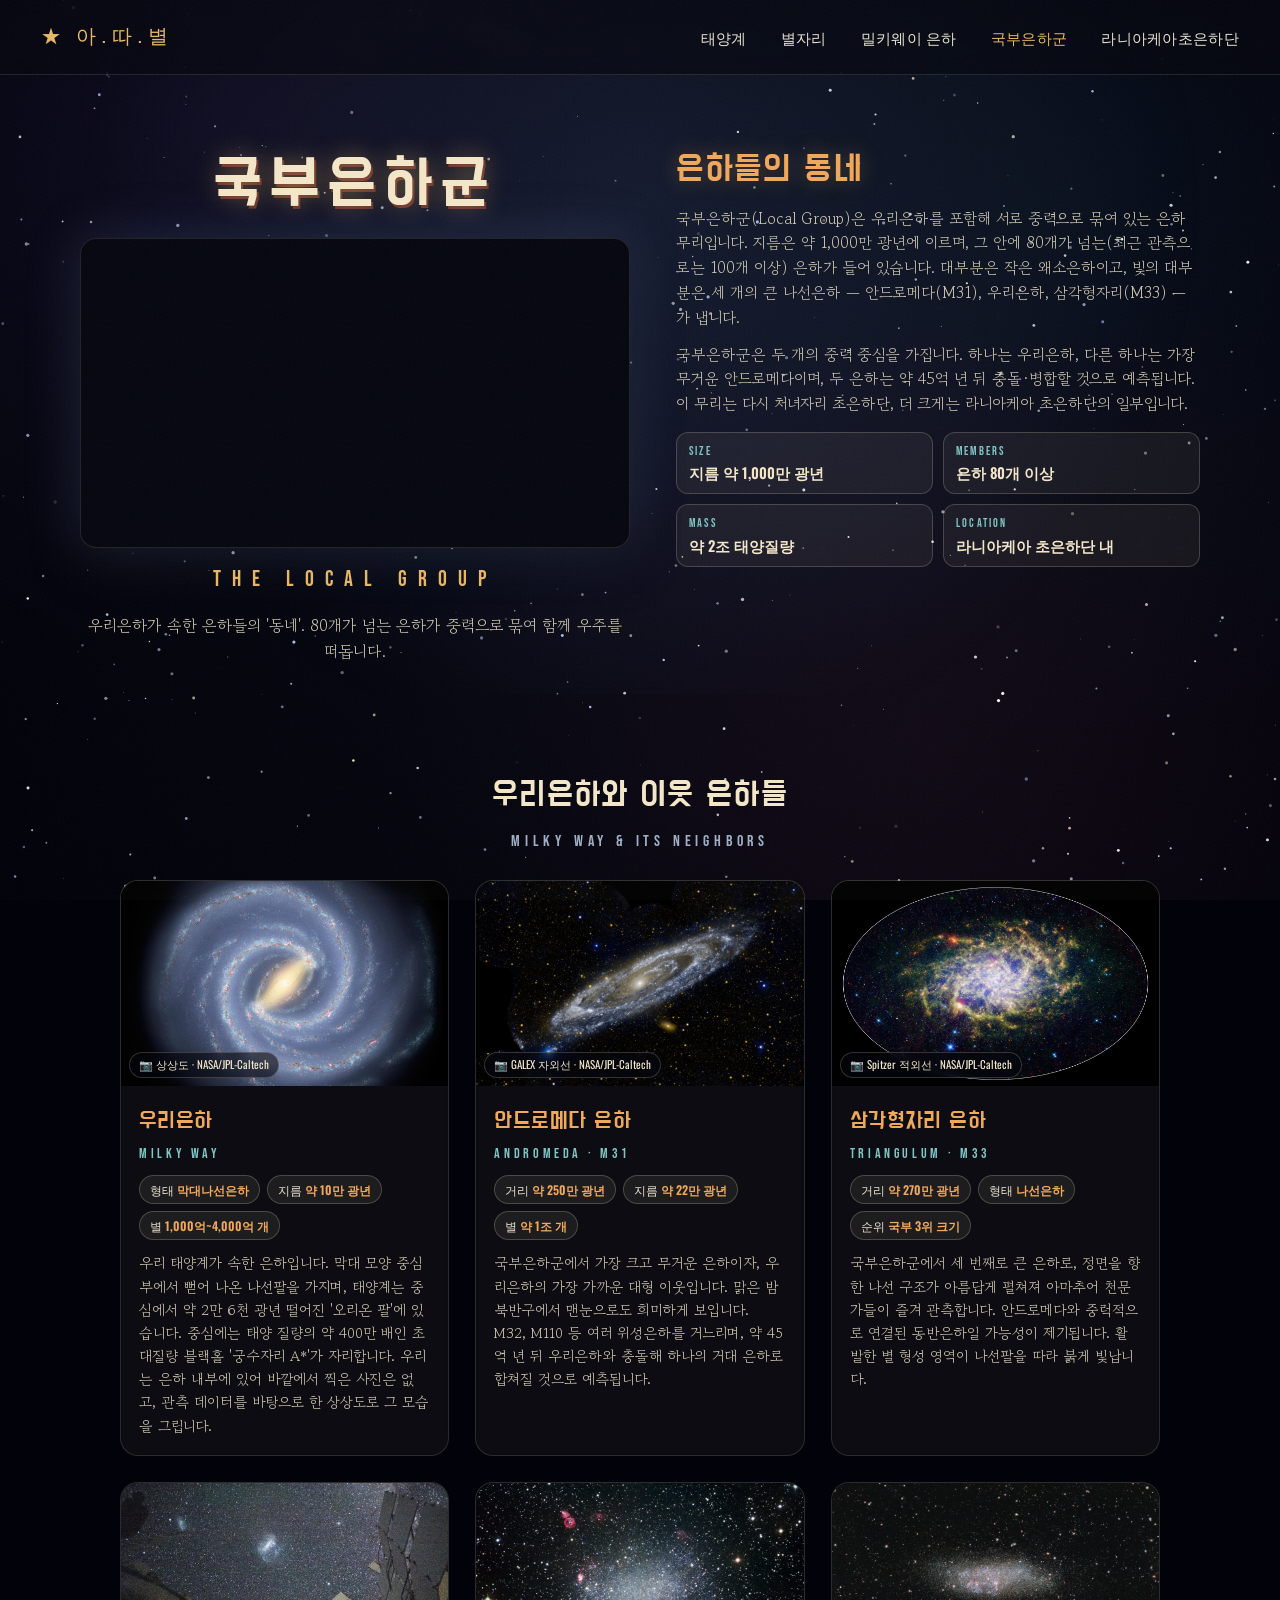
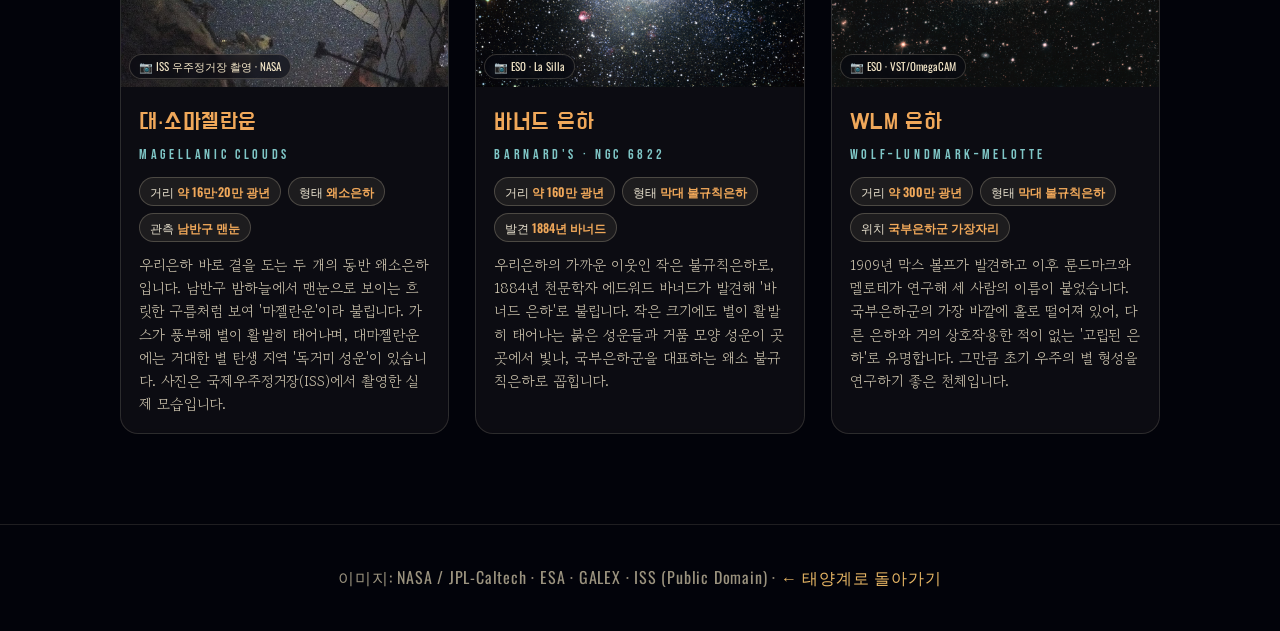
<file: localgroup.html>
<!DOCTYPE html>
<html lang="ko">
<head>
<meta charset="UTF-8">
<meta name="viewport" content="width=device-width, initial-scale=1.0">
<title>국부은하군 · LOCAL GROUP</title>
<link rel="preconnect" href="https://fonts.googleapis.com">
<link rel="preconnect" href="https://fonts.gstatic.com" crossorigin>
<link href="https://fonts.googleapis.com/css2?family=Bebas+Neue&family=Oswald:wght@300;400;500;600&family=Do+Hyeon&family=Gowun+Batang:wght@400;700&display=swap" rel="stylesheet">
<style>
  *{box-sizing:border-box;margin:0;padding:0;}
  html{scroll-behavior:smooth;}
  body{background:#02030a;color:#e9e2cf;font-family:'Oswald','Gowun Batang',sans-serif;line-height:1.6;overflow-x:hidden;}
  .space-bg{
    position:fixed;inset:0;z-index:-2;pointer-events:none;
    background:
      radial-gradient(circle at 16% 14%, rgba(80,60,150,.13), transparent 40%),
      radial-gradient(circle at 84% 22%, rgba(40,90,140,.11), transparent 42%),
      radial-gradient(circle at 72% 82%, rgba(150,60,100,.09), transparent 44%),
      radial-gradient(circle at 50% 50%, #060814 0%, #03040c 55%, #010109 100%);
  }
  .skyfield{position:fixed;inset:0;width:100%;height:100%;z-index:-1;pointer-events:none;}
  body::before{
    content:"";position:fixed;inset:0;pointer-events:none;z-index:9999;opacity:.04;
    background-image:url("data:image/svg+xml,%3Csvg xmlns='http://www.w3.org/2000/svg' width='120' height='120'%3E%3Cfilter id='n'%3E%3CfeTurbulence type='fractalNoise' baseFrequency='0.9' numOctaves='3'/%3E%3C/filter%3E%3Crect width='100%25' height='100%25' filter='url(%23n)'/%3E%3C/svg%3E");
  }
  /* NAV */
  .nav{position:fixed;top:0;left:0;right:0;z-index:1000;display:flex;align-items:center;justify-content:space-between;gap:18px;padding:13px 26px;background:rgba(5,7,16,.62);backdrop-filter:blur(10px);border-bottom:1px solid rgba(244,231,201,.12);}
  .nav .brand{font-family:'Bebas Neue';letter-spacing:.3em;color:#e8b765;font-size:20px;white-space:nowrap;text-decoration:none;}
  .nav ul{list-style:none;display:flex;gap:4px;flex-wrap:wrap;justify-content:flex-end;}
  .nav a{display:inline-block;padding:8px 15px;color:#e9e2cf;text-decoration:none;font-family:'Oswald';font-weight:500;font-size:15px;letter-spacing:.02em;border-radius:20px;transition:background .2s,color .2s;}
  .nav a:hover{color:#0a1028;background:#e8b765;}
  .nav a.active{color:#e8b765;}
  .nav a.active:hover{color:#0a1028;}
  @media(max-width:700px){.nav{flex-direction:column;gap:8px;padding:10px 14px;}.nav ul{justify-content:center;}.nav a{padding:6px 11px;font-size:14px;}}

  /* HERO */
  .page-hero{text-align:center;padding:150px 20px 30px;background:radial-gradient(circle at 50% 30%, rgba(70,92,140,.22), transparent 70%);}
  .page-hero h1{font-family:'Do Hyeon',sans-serif;font-weight:400;letter-spacing:.12em;font-size:clamp(40px,7.5vw,86px);color:#f4e7c9;text-shadow:0 0 24px rgba(232,183,101,.45),2px 3px 0 rgba(184,73,43,.5);}
  .page-hero .sub{font-family:'Bebas Neue';letter-spacing:.5em;color:#e8b765;font-size:clamp(14px,2.2vw,22px);margin-top:10px;}
  .page-hero .lede{max-width:660px;margin:22px auto 0;color:#cfc6b0;font-family:'Gowun Batang',serif;}

  /* ===== 히어로 2단 레이아웃 (태양계·별자리 페이지와 통일) ===== */
  .page-hero .hero-grid{
    display:grid;grid-template-columns:1.05fr 1fr;gap:46px;align-items:start;
    width:100%;max-width:1120px;margin:0 auto;
  }
  .page-hero .hero-media{position:relative;text-align:center;}
  .page-hero .hero-media h1{font-size:clamp(32px,5vw,64px);line-height:1.1;margin:0 0 18px;}
  .page-hero .hero-media video{
    display:block;width:100%;aspect-ratio:16/9;margin:0;
    border-radius:16px;object-fit:cover;background:#05070f;
    border:1px solid rgba(244,231,201,.12);
    box-shadow:0 0 55px rgba(120,150,220,.22), 0 16px 44px rgba(0,0,0,.5);
  }
  .page-hero .hero-media .sub{margin-top:14px;}
  .page-hero .hero-media .lede{max-width:600px;margin:16px auto 0;}
  .page-hero .hero-info{text-align:left;}
  .page-hero .hero-info h2{
    font-family:'Do Hyeon',sans-serif;font-weight:400;letter-spacing:.03em;
    font-size:clamp(24px,3.4vw,36px);color:#f0a85a;line-height:1.1;margin:0 0 16px;
    text-shadow:0 0 22px rgba(240,168,90,.3);
  }
  .page-hero .hero-info p{font-family:'Gowun Batang',serif;font-size:15.5px;color:#cfc6b0;margin-bottom:12px;}
  .page-hero .hero-facts{display:grid;grid-template-columns:1fr 1fr;gap:10px;margin-top:16px;}
  .page-hero .hero-facts .hf{background:rgba(244,231,201,.06);border:1px solid rgba(244,231,201,.2);border-radius:12px;padding:9px 12px;}
  .page-hero .hero-facts .hf .k{font-family:'Bebas Neue';letter-spacing:.18em;color:#7fc6c6;font-size:12px;}
  .page-hero .hero-facts .hf .v{font-family:'Oswald';font-weight:600;color:#f4e7c9;font-size:14.5px;}
  @media(max-width:820px){
    .page-hero .hero-grid{grid-template-columns:1fr;gap:26px;}
    .page-hero .hero-info{text-align:center;}
    .page-hero .hero-facts{max-width:420px;margin:16px auto 0;}
  }

  main{max-width:1080px;margin:0 auto;padding:20px 20px 90px;}

  /* INTRO */
  .intro{display:grid;grid-template-columns:1.05fr 1fr;gap:36px;align-items:center;margin:30px 0 20px;}
  .intro .shot{border-radius:16px;overflow:hidden;border:1px solid rgba(244,231,201,.14);box-shadow:0 0 50px rgba(120,150,220,.18),0 18px 40px rgba(0,0,0,.5);position:relative;background:#0c1020;aspect-ratio:16/9;}
  .intro .shot img{width:100%;height:100%;object-fit:cover;display:block;}
  .intro .shot svg{width:100%;height:100%;display:block;}
  .intro .shot video{width:100%;height:100%;object-fit:cover;display:block;}
  .intro .cap{position:absolute;left:10px;bottom:10px;font-family:'Oswald';font-size:11px;color:#f4e7c9;background:rgba(5,7,16,.6);border:1px solid rgba(244,231,201,.2);padding:3px 10px;border-radius:14px;backdrop-filter:blur(3px);}
  .intro h2{font-family:'Do Hyeon',sans-serif;font-weight:400;font-size:clamp(26px,4vw,40px);color:#f0a85a;letter-spacing:.03em;margin-bottom:8px;text-shadow:0 0 22px rgba(240,168,90,.3);}
  .intro p{font-family:'Gowun Batang',serif;color:#cfc6b0;margin-bottom:14px;}
  .facts{display:grid;grid-template-columns:1fr 1fr;gap:10px;margin-top:8px;}
  .facts .f{background:rgba(244,231,201,.06);border:1px solid rgba(244,231,201,.2);border-radius:12px;padding:10px 12px;}
  .facts .f .k{font-family:'Bebas Neue';letter-spacing:.18em;color:#7fc6c6;font-size:12px;}
  .facts .f .v{font-family:'Oswald';font-weight:600;color:#f4e7c9;font-size:15px;}

  .section-title{margin:54px 0 6px;font-family:'Do Hyeon',sans-serif;font-weight:400;font-size:clamp(24px,4vw,34px);color:#f4e7c9;letter-spacing:.04em;text-align:center;}
  .section-sub{text-align:center;color:#9fb0c8;font-family:'Bebas Neue';letter-spacing:.3em;margin-bottom:26px;}

  /* GALAXY CARDS */
  .gals{display:grid;grid-template-columns:repeat(auto-fill,minmax(300px,1fr));gap:26px;}
  .gal{background:rgba(244,231,201,.045);border:1px solid rgba(244,231,201,.14);border-radius:18px;overflow:hidden;backdrop-filter:blur(3px);transition:transform .2s,border-color .2s,box-shadow .2s;}
  .gal:hover{transform:translateY(-5px);border-color:rgba(232,183,101,.45);box-shadow:0 14px 36px rgba(0,0,0,.45);}
  .gal .pic{position:relative;aspect-ratio:16/10;background:#0c1020;overflow:hidden;}
  .gal .pic img{width:100%;height:100%;object-fit:cover;display:block;}
  .gal .pic .tag{position:absolute;left:8px;bottom:8px;font-family:'Oswald';font-size:11px;color:#f4e7c9;background:rgba(5,7,16,.6);border:1px solid rgba(244,231,201,.2);padding:3px 9px;border-radius:14px;backdrop-filter:blur(3px);}
  .gal .body{padding:18px;}
  .gal h3{font-family:'Do Hyeon',sans-serif;font-weight:400;font-size:23px;color:#f0a85a;letter-spacing:.02em;}
  .gal .en{font-family:'Bebas Neue';letter-spacing:.26em;color:#7fc6c6;font-size:14px;margin:2px 0 10px;}
  .gal .meta{display:flex;flex-wrap:wrap;gap:7px;margin-bottom:11px;}
  .gal .meta span{font-family:'Oswald';font-size:12px;color:#e9e2cf;background:rgba(244,231,201,.07);border:1px solid rgba(244,231,201,.22);border-radius:18px;padding:4px 10px;}
  .gal .meta span b{color:#f0a85a;font-weight:600;}
  .gal p{font-family:'Gowun Batang',serif;font-size:14.5px;color:#cfc6b0;}

  footer{text-align:center;padding:40px 20px;border-top:1px solid rgba(244,231,201,.12);color:#9b937f;font-family:'Oswald';letter-spacing:.05em;}
  footer a{color:#e8b765;text-decoration:none;}

  @media(max-width:760px){.intro{grid-template-columns:1fr;gap:22px;}}
</style>
</head>
<body>

<div class="space-bg"></div>
<svg class="skyfield" preserveAspectRatio="none"></svg>

<nav class="nav">
  <a class="brand" href="index.html">★ 아.따.별</a>
  <ul>
    <li><a href="index.html#top">태양계</a></li>
    <li><a href="constellations.html">별자리</a></li>
    <li><a href="milkyway.html">밀키웨이 은하</a></li>
    <li><a class="active" href="localgroup.html">국부은하군</a></li>
    <li><a href="laniakea.html">라니아케아초은하단</a></li>
  </ul>
</nav>

<header class="page-hero">
  <div class="hero-grid">
    <div class="hero-media">
      <h1>국부은하군</h1>
      <video src="videos/localgroup_map.mp4" autoplay loop muted playsinline></video>
      <div class="sub">THE LOCAL GROUP</div>
      <p class="lede">우리은하가 속한 은하들의 '동네'. 80개가 넘는 은하가 중력으로 묶여 함께 우주를 떠돕니다.</p>
    </div>
    <div class="hero-info">
      <h2>은하들의 동네</h2>
      <p>국부은하군(Local Group)은 우리은하를 포함해 서로 중력으로 묶여 있는 은하 무리입니다. 지름은 약 1,000만 광년에 이르며, 그 안에 80개가 넘는(최근 관측으로는 100개 이상) 은하가 들어 있습니다. 대부분은 작은 왜소은하이고, 빛의 대부분은 세 개의 큰 나선은하 — 안드로메다(M31), 우리은하, 삼각형자리(M33) — 가 냅니다.</p>
      <p>국부은하군은 두 개의 중력 중심을 가집니다. 하나는 우리은하, 다른 하나는 가장 무거운 안드로메다이며, 두 은하는 약 45억 년 뒤 충돌·병합할 것으로 예측됩니다. 이 무리는 다시 처녀자리 초은하단, 더 크게는 라니아케아 초은하단의 일부입니다.</p>
      <div class="hero-facts">
        <div class="hf"><div class="k">SIZE</div><div class="v">지름 약 1,000만 광년</div></div>
        <div class="hf"><div class="k">MEMBERS</div><div class="v">은하 80개 이상</div></div>
        <div class="hf"><div class="k">MASS</div><div class="v">약 2조 태양질량</div></div>
        <div class="hf"><div class="k">LOCATION</div><div class="v">라니아케아 초은하단 내</div></div>
      </div>
    </div>
  </div>
</header>

<main>

  <h2 class="section-title">우리은하와 이웃 은하들</h2>
  <div class="section-sub">MILKY WAY &amp; ITS NEIGHBORS</div>
  <div class="gals" id="gals"></div>
</main>

<footer>
  이미지: NASA / JPL-Caltech · ESA · GALEX · ISS (Public Domain) · <a href="index.html">← 태양계로 돌아가기</a>
</footer>

<script>
// background starfield
(function(){
  const svg=document.querySelector('.skyfield');
  const tints=["#fff","#fff","#cfe0ff","#bcd4ff","#ffe9c8"];
  let s="";
  for(let i=0;i<420;i++){
    const x=(Math.random()*100).toFixed(2),y=(Math.random()*100).toFixed(2),
          r=(Math.random()*1.4+.3).toFixed(2),o=(Math.random()*.6+.4).toFixed(2),
          c=tints[Math.floor(Math.random()*tints.length)],
          dur=(Math.random()*3.5+1.8).toFixed(2),delay=(Math.random()*5).toFixed(2);
    s+=`<circle cx="${x}%" cy="${y}%" r="${r}" fill="${c}" opacity="${o}"><animate attributeName="opacity" values="${o};${(o*0.15).toFixed(2)};${o}" dur="${dur}s" begin="${delay}s" repeatCount="indefinite"/></circle>`;
  }
  svg.innerHTML=s;
})();

const G=[
 {kr:"우리은하",en:"MILKY WAY",img:"https://images-assets.nasa.gov/image/PIA10748/PIA10748~medium.jpg",
  cap:"상상도 · NASA/JPL-Caltech",
  meta:[["형태","막대나선은하"],["지름","약 10만 광년"],["별","1,000억~4,000억 개"]],
  info:"우리 태양계가 속한 은하입니다. 막대 모양 중심부에서 뻗어 나온 나선팔을 가지며, 태양계는 중심에서 약 2만 6천 광년 떨어진 '오리온 팔'에 있습니다. 중심에는 태양 질량의 약 400만 배인 초대질량 블랙홀 '궁수자리 A*'가 자리합니다. 우리는 은하 내부에 있어 바깥에서 찍은 사진은 없고, 관측 데이터를 바탕으로 한 상상도로 그 모습을 그립니다."},
 {kr:"안드로메다 은하",en:"ANDROMEDA · M31",img:"https://images-assets.nasa.gov/image/PIA15416/PIA15416~large.jpg",
  cap:"GALEX 자외선 · NASA/JPL-Caltech",
  meta:[["거리","약 250만 광년"],["지름","약 22만 광년"],["별","약 1조 개"]],
  info:"국부은하군에서 가장 크고 무거운 은하이자, 우리은하의 가장 가까운 대형 이웃입니다. 맑은 밤 북반구에서 맨눈으로도 희미하게 보입니다. M32, M110 등 여러 위성은하를 거느리며, 약 45억 년 뒤 우리은하와 충돌해 하나의 거대 은하로 합쳐질 것으로 예측됩니다."},
 {kr:"삼각형자리 은하",en:"TRIANGULUM · M33",img:"https://images-assets.nasa.gov/image/PIA11969/PIA11969~medium.jpg",
  cap:"Spitzer 적외선 · NASA/JPL-Caltech",
  meta:[["거리","약 270만 광년"],["형태","나선은하"],["순위","국부 3위 크기"]],
  info:"국부은하군에서 세 번째로 큰 은하로, 정면을 향한 나선 구조가 아름답게 펼쳐져 아마추어 천문가들이 즐겨 관측합니다. 안드로메다와 중력적으로 연결된 동반은하일 가능성이 제기됩니다. 활발한 별 형성 영역이 나선팔을 따라 붉게 빛납니다."},
 {kr:"대·소마젤란운",en:"MAGELLANIC CLOUDS",img:"https://images-assets.nasa.gov/image/iss071e418742/iss071e418742~large.jpg",
  cap:"ISS 우주정거장 촬영 · NASA",
  meta:[["거리","약 16만·20만 광년"],["형태","왜소은하"],["관측","남반구 맨눈"],],
  info:"우리은하 바로 곁을 도는 두 개의 동반 왜소은하입니다. 남반구 밤하늘에서 맨눈으로 보이는 흐릿한 구름처럼 보여 '마젤란운'이라 불립니다. 가스가 풍부해 별이 활발히 태어나며, 대마젤란운에는 거대한 별 탄생 지역 '독거미 성운'이 있습니다. 사진은 국제우주정거장(ISS)에서 촬영한 실제 모습입니다."},
 {kr:"바너드 은하",en:"BARNARD'S · NGC 6822",img:"https://cdn.eso.org/images/wallpaper4/eso0938a.jpg",
  cap:"ESO · La Silla",
  meta:[["거리","약 160만 광년"],["형태","막대 불규칙은하"],["발견","1884년 바너드"]],
  info:"우리은하의 가까운 이웃인 작은 불규칙은하로, 1884년 천문학자 에드워드 바너드가 발견해 '바너드 은하'로 불립니다. 작은 크기에도 별이 활발히 태어나는 붉은 성운들과 거품 모양 성운이 곳곳에서 빛나, 국부은하군을 대표하는 왜소 불규칙은하로 꼽힙니다."},
 {kr:"WLM 은하",en:"WOLF–LUNDMARK–MELOTTE",img:"https://cdn.eso.org/images/wallpaper4/eso1610a.jpg",
  cap:"ESO · VST/OmegaCAM",
  meta:[["거리","약 300만 광년"],["형태","막대 불규칙은하"],["위치","국부은하군 가장자리"]],
  info:"1909년 막스 볼프가 발견하고 이후 룬드마크와 멜로테가 연구해 세 사람의 이름이 붙었습니다. 국부은하군의 가장 바깥에 홀로 떨어져 있어, 다른 은하와 거의 상호작용한 적이 없는 '고립된 은하'로 유명합니다. 그만큼 초기 우주의 별 형성을 연구하기 좋은 천체입니다."}
];

function dwarfSVG(id,hue){
  let s="";
  for(let i=0;i<120;i++){
    const a=Math.random()*Math.PI*2, r=Math.pow(Math.random(),1.7)*72;
    const x=(110+Math.cos(a)*r*1.25).toFixed(1), y=(69+Math.sin(a)*r*0.78).toFixed(1);
    const rad=(Math.random()*0.9+0.3).toFixed(2), o=(Math.random()*0.6+0.35).toFixed(2);
    s+=`<circle cx="${x}" cy="${y}" r="${rad}" fill="#fff" opacity="${o}"/>`;
  }
  return `<svg viewBox="0 0 220 138" preserveAspectRatio="xMidYMid slice" style="width:100%;height:100%;display:block">
    <defs><radialGradient id="${id}" cx="50%" cy="50%" r="50%">
      <stop offset="0%" stop-color="${hue}" stop-opacity=".55"/>
      <stop offset="55%" stop-color="${hue}" stop-opacity=".14"/>
      <stop offset="100%" stop-color="${hue}" stop-opacity="0"/>
    </radialGradient></defs>
    <rect width="220" height="138" fill="#080b16"/>
    <ellipse cx="110" cy="69" rx="96" ry="56" fill="url(#${id})"/>${s}</svg>`;
}

// 로컬(images/) 우선 → 실패 시 온라인 → 그래도 실패 시 색상 배경
function localSrc(url){return 'images/'+url.split('/').pop().replace(/~/g,'_');}
function imgErr(el){
  if(el.dataset.web){const w=el.dataset.web;el.removeAttribute('data-web');el.src=w;return;}
  el.parentElement.style.background='radial-gradient(circle at 40% 35%, #3a4a7a, #0c1020)';
  el.remove();
}

const wrap=document.getElementById('gals');
G.forEach((g,i)=>{
  const meta=g.meta.map(m=>`<span>${m[0]} <b>${m[1]}</b></span>`).join("");
  const pic=g.ill
    ? `<div class="pic">${dwarfSVG('dg'+i,g.tint||'#cfe0ff')}<span class="tag">✦ 일러스트</span></div>`
    : `<div class="pic"><img src="${localSrc(g.img)}" data-web="${g.img}" alt="${g.kr}" loading="lazy" onerror="imgErr(this)"><span class="tag">📷 ${g.cap}</span></div>`;
  const el=document.createElement('article');
  el.className='gal';
  el.innerHTML=`
    ${pic}
    <div class="body">
      <h3>${g.kr}</h3>
      <div class="en">${g.en}</div>
      <div class="meta">${meta}</div>
      <p>${g.info}</p>
    </div>`;
  wrap.appendChild(el);
});
</script>
</body>
</html>
</file>
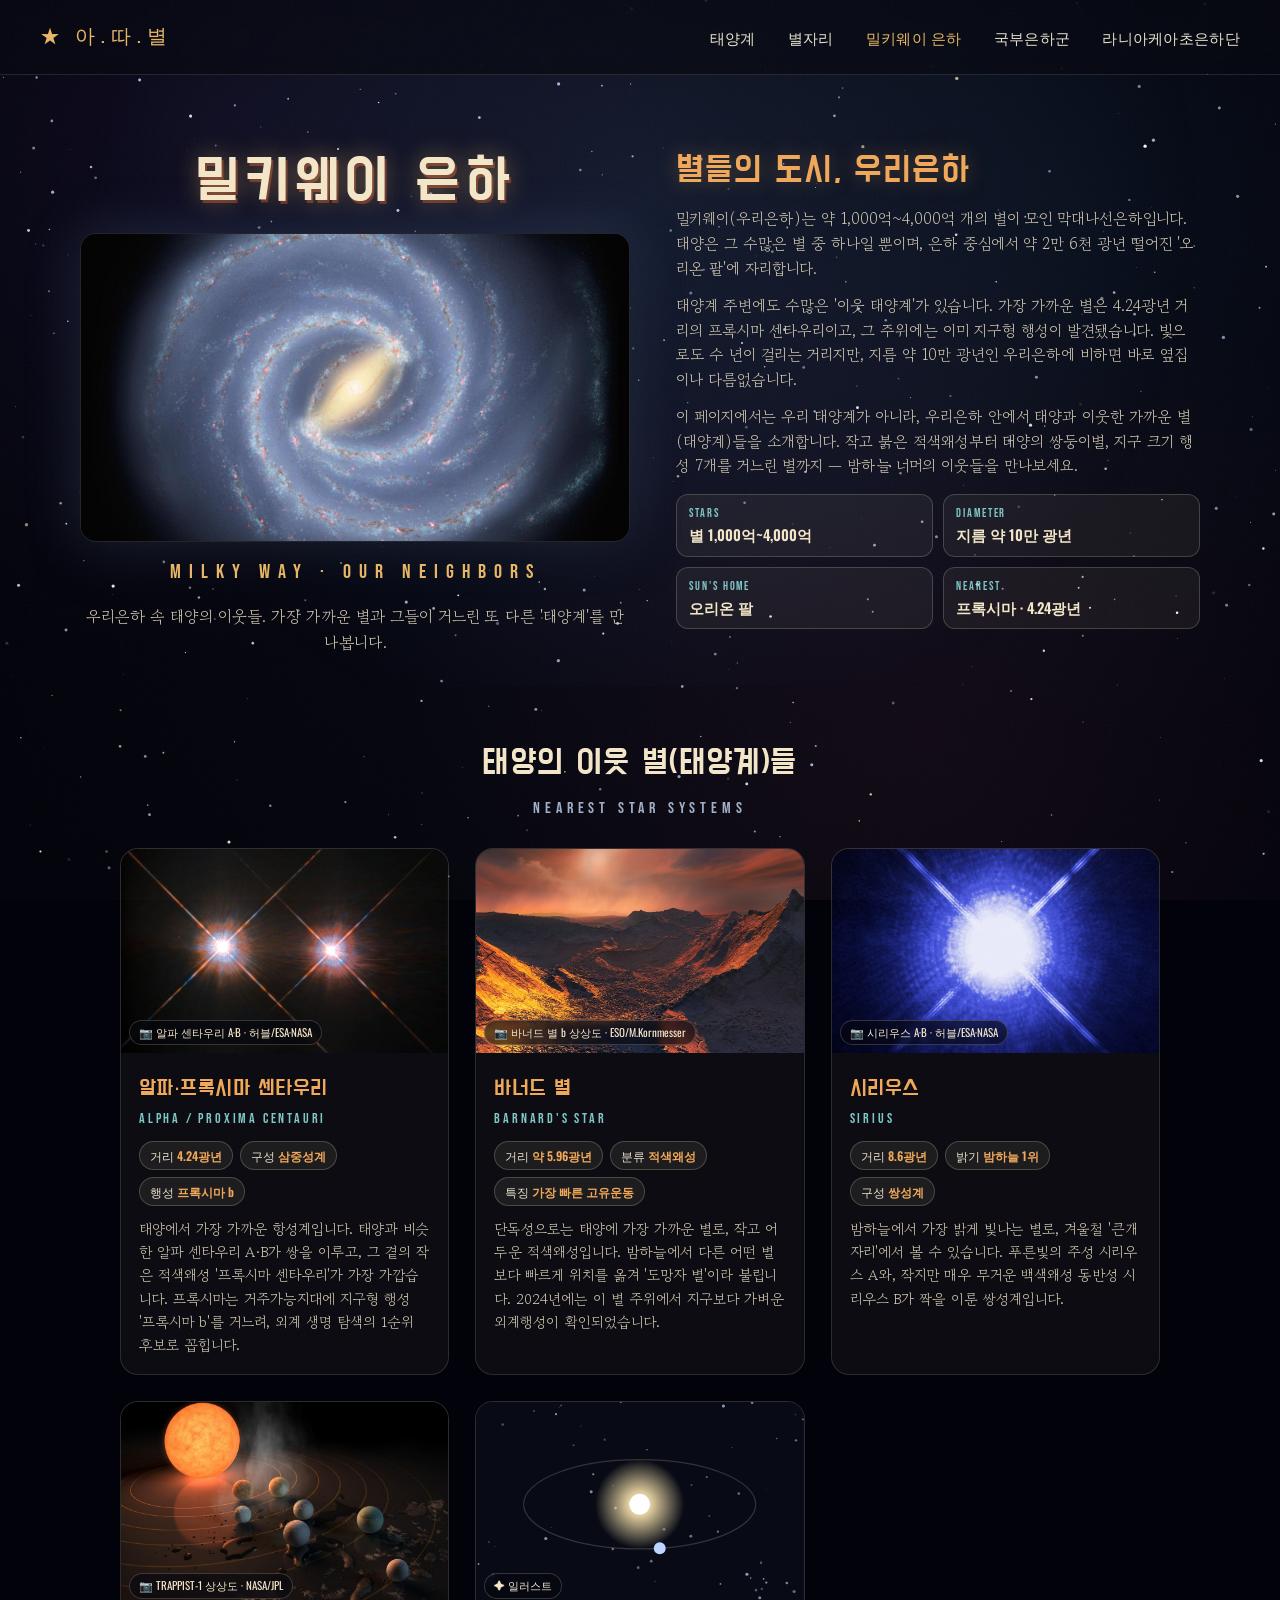
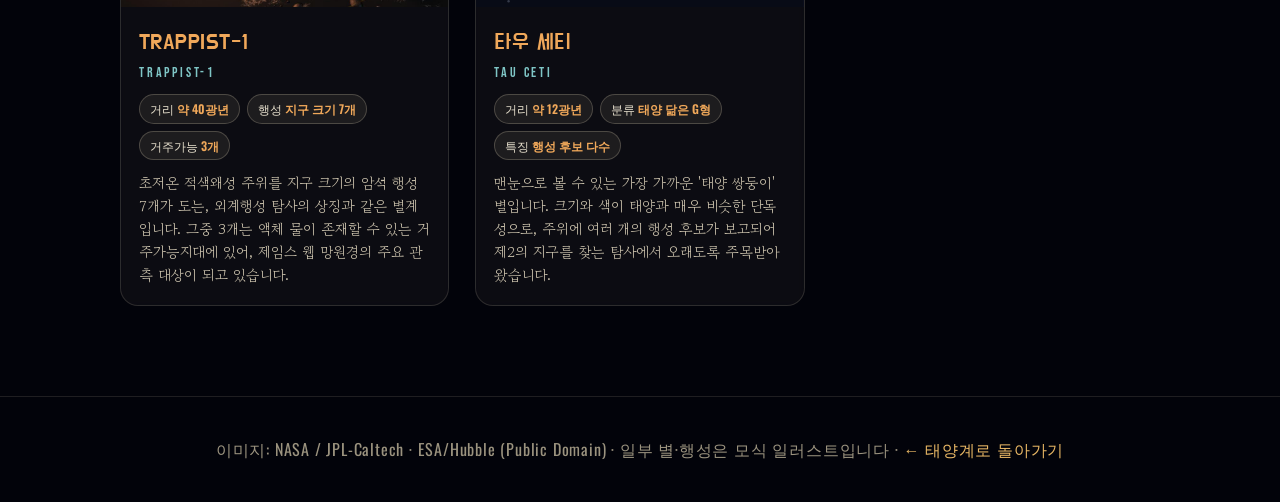
<file: milkyway.html>
<!DOCTYPE html>
<html lang="ko">
<head>
<meta charset="UTF-8">
<meta name="viewport" content="width=device-width, initial-scale=1.0">
<title>밀키웨이 은하 · 이웃 태양계들</title>
<link rel="preconnect" href="https://fonts.googleapis.com">
<link rel="preconnect" href="https://fonts.gstatic.com" crossorigin>
<link href="https://fonts.googleapis.com/css2?family=Bebas+Neue&family=Oswald:wght@300;400;500;600&family=Do+Hyeon&family=Gowun+Batang:wght@400;700&display=swap" rel="stylesheet">
<style>
  *{box-sizing:border-box;margin:0;padding:0;}
  html{scroll-behavior:smooth;}
  body{background:#02030a;color:#e9e2cf;font-family:'Oswald','Gowun Batang',sans-serif;line-height:1.6;overflow-x:hidden;}
  .space-bg{
    position:fixed;inset:0;z-index:-2;pointer-events:none;
    background:
      radial-gradient(circle at 16% 14%, rgba(80,60,150,.13), transparent 40%),
      radial-gradient(circle at 84% 22%, rgba(40,90,140,.11), transparent 42%),
      radial-gradient(circle at 72% 82%, rgba(150,60,100,.09), transparent 44%),
      radial-gradient(circle at 50% 50%, #060814 0%, #03040c 55%, #010109 100%);
  }
  .skyfield{position:fixed;inset:0;width:100%;height:100%;z-index:-1;pointer-events:none;}
  body::before{
    content:"";position:fixed;inset:0;pointer-events:none;z-index:9999;opacity:.04;
    background-image:url("data:image/svg+xml,%3Csvg xmlns='http://www.w3.org/2000/svg' width='120' height='120'%3E%3Cfilter id='n'%3E%3CfeTurbulence type='fractalNoise' baseFrequency='0.9' numOctaves='3'/%3E%3C/filter%3E%3Crect width='100%25' height='100%25' filter='url(%23n)'/%3E%3C/svg%3E");
  }
  /* NAV */
  .nav{position:fixed;top:0;left:0;right:0;z-index:1000;display:flex;align-items:center;justify-content:space-between;gap:18px;padding:13px 26px;background:rgba(5,7,16,.62);backdrop-filter:blur(10px);border-bottom:1px solid rgba(244,231,201,.12);}
  .nav .brand{font-family:'Bebas Neue';letter-spacing:.3em;color:#e8b765;font-size:20px;white-space:nowrap;text-decoration:none;}
  .nav ul{list-style:none;display:flex;gap:4px;flex-wrap:wrap;justify-content:flex-end;}
  .nav a{display:inline-block;padding:8px 14px;color:#e9e2cf;text-decoration:none;font-family:'Oswald';font-weight:500;font-size:15px;letter-spacing:.02em;border-radius:20px;transition:background .2s,color .2s;}
  .nav a:hover{color:#0a1028;background:#e8b765;}
  .nav a.active{color:#e8b765;}
  .nav a.active:hover{color:#0a1028;}
  @media(max-width:760px){.nav{flex-direction:column;gap:8px;padding:10px 14px;}.nav ul{justify-content:center;}.nav a{padding:6px 10px;font-size:13.5px;}}

  /* HERO */
  .page-hero{text-align:center;padding:150px 20px 30px;background:radial-gradient(circle at 50% 30%, rgba(70,92,140,.22), transparent 70%);}
  .page-hero h1{font-family:'Do Hyeon',sans-serif;font-weight:400;letter-spacing:.08em;font-size:clamp(32px,6.5vw,76px);color:#f4e7c9;text-shadow:0 0 24px rgba(232,183,101,.45),2px 3px 0 rgba(184,73,43,.5);}
  .page-hero .sub{font-family:'Bebas Neue';letter-spacing:.4em;color:#e8b765;font-size:clamp(13px,2.1vw,20px);margin-top:10px;}
  .page-hero .lede{max-width:600px;color:#cfc6b0;font-family:'Gowun Batang',serif;}

  .page-hero .hero-grid{display:grid;grid-template-columns:1.05fr 1fr;gap:46px;align-items:start;width:100%;max-width:1120px;margin:0 auto;}
  .page-hero .hero-media{position:relative;text-align:center;}
  .page-hero .hero-media h1{font-size:clamp(30px,4.6vw,58px);line-height:1.12;margin:0 0 18px;}
  .page-hero .hero-shot{display:block;width:100%;aspect-ratio:16/9;border-radius:16px;overflow:hidden;background:#05070f;border:1px solid rgba(244,231,201,.12);box-shadow:0 0 55px rgba(120,150,220,.22),0 16px 44px rgba(0,0,0,.5);}
  .page-hero .hero-shot img{width:100%;height:100%;object-fit:cover;display:block;}
  .page-hero .hero-media .sub{margin-top:14px;}
  .page-hero .hero-media .lede{margin:16px auto 0;}
  .page-hero .hero-info{text-align:left;}
  .page-hero .hero-info h2{font-family:'Do Hyeon',sans-serif;font-weight:400;letter-spacing:.03em;font-size:clamp(24px,3.4vw,36px);color:#f0a85a;line-height:1.12;margin:0 0 16px;text-shadow:0 0 22px rgba(240,168,90,.3);}
  .page-hero .hero-info p{font-family:'Gowun Batang',serif;font-size:15.5px;color:#cfc6b0;margin-bottom:12px;}
  .page-hero .hero-facts{display:grid;grid-template-columns:1fr 1fr;gap:10px;margin-top:16px;}
  .page-hero .hero-facts .hf{background:rgba(244,231,201,.06);border:1px solid rgba(244,231,201,.2);border-radius:12px;padding:9px 12px;}
  .page-hero .hero-facts .hf .k{font-family:'Bebas Neue';letter-spacing:.16em;color:#7fc6c6;font-size:12px;}
  .page-hero .hero-facts .hf .v{font-family:'Oswald';font-weight:600;color:#f4e7c9;font-size:14.5px;}
  @media(max-width:820px){.page-hero .hero-grid{grid-template-columns:1fr;gap:26px;}.page-hero .hero-info{text-align:center;}.page-hero .hero-facts{max-width:420px;margin:16px auto 0;}}

  main{max-width:1080px;margin:0 auto;padding:20px 20px 90px;}
  .section-title{margin:30px 0 6px;font-family:'Do Hyeon',sans-serif;font-weight:400;font-size:clamp(24px,4vw,34px);color:#f4e7c9;letter-spacing:.04em;text-align:center;}
  .section-sub{text-align:center;color:#9fb0c8;font-family:'Bebas Neue';letter-spacing:.3em;margin-bottom:26px;}

  .gals{display:grid;grid-template-columns:repeat(auto-fill,minmax(300px,1fr));gap:26px;}
  .gal{background:rgba(244,231,201,.045);border:1px solid rgba(244,231,201,.14);border-radius:18px;overflow:hidden;backdrop-filter:blur(3px);transition:transform .2s,border-color .2s,box-shadow .2s;}
  .gal:hover{transform:translateY(-5px);border-color:rgba(232,183,101,.45);box-shadow:0 14px 36px rgba(0,0,0,.45);}
  .gal .pic{position:relative;aspect-ratio:16/10;background:#0c1020;overflow:hidden;}
  .gal .pic img{width:100%;height:100%;object-fit:cover;display:block;}
  .gal .pic svg{width:100%;height:100%;display:block;}
  .gal .pic .tag{position:absolute;left:8px;bottom:8px;font-family:'Oswald';font-size:11px;color:#f4e7c9;background:rgba(5,7,16,.6);border:1px solid rgba(244,231,201,.2);padding:3px 9px;border-radius:14px;backdrop-filter:blur(3px);}
  .gal .body{padding:18px;}
  .gal h3{font-family:'Do Hyeon',sans-serif;font-weight:400;font-size:22px;color:#f0a85a;letter-spacing:.02em;}
  .gal .en{font-family:'Bebas Neue';letter-spacing:.2em;color:#7fc6c6;font-size:14px;margin:2px 0 10px;}
  .gal .meta{display:flex;flex-wrap:wrap;gap:7px;margin-bottom:11px;}
  .gal .meta span{font-family:'Oswald';font-size:12px;color:#e9e2cf;background:rgba(244,231,201,.07);border:1px solid rgba(244,231,201,.22);border-radius:18px;padding:4px 10px;}
  .gal .meta span b{color:#f0a85a;font-weight:600;}
  .gal p{font-family:'Gowun Batang',serif;font-size:14.5px;color:#cfc6b0;}

  footer{text-align:center;padding:40px 20px;border-top:1px solid rgba(244,231,201,.12);color:#9b937f;font-family:'Oswald';letter-spacing:.05em;}
  footer a{color:#e8b765;text-decoration:none;}
</style>
</head>
<body>

<div class="space-bg"></div>
<svg class="skyfield" preserveAspectRatio="none"></svg>

<nav class="nav">
  <a class="brand" href="index.html">★ 아.따.별</a>
  <ul>
    <li><a href="index.html#top">태양계</a></li>
    <li><a href="constellations.html">별자리</a></li>
    <li><a class="active" href="milkyway.html">밀키웨이 은하</a></li>
    <li><a href="localgroup.html">국부은하군</a></li>
    <li><a href="laniakea.html">라니아케아초은하단</a></li>
  </ul>
</nav>

<header class="page-hero">
  <div class="hero-grid">
    <div class="hero-media">
      <h1>밀키웨이 은하</h1>
      <div class="hero-shot">
        <img src="images/PIA10748_medium.jpg" data-web="https://images-assets.nasa.gov/image/PIA10748/PIA10748~medium.jpg" alt="우리은하 상상도"
             onerror="if(this.dataset.web){this.src=this.dataset.web;this.removeAttribute('data-web');}else{this.parentElement.style.background='radial-gradient(circle at 40% 35%,#3a4a7a,#0c1020)';this.remove();}">
      </div>
      <div class="sub">MILKY WAY · OUR NEIGHBORS</div>
      <p class="lede">우리은하 속 태양의 이웃들. 가장 가까운 별과 그들이 거느린 또 다른 '태양계'를 만나봅니다.</p>
    </div>
    <div class="hero-info">
      <h2>별들의 도시, 우리은하</h2>
      <p>밀키웨이(우리은하)는 약 1,000억~4,000억 개의 별이 모인 막대나선은하입니다. 태양은 그 수많은 별 중 하나일 뿐이며, 은하 중심에서 약 2만 6천 광년 떨어진 '오리온 팔'에 자리합니다.</p>
      <p>태양계 주변에도 수많은 '이웃 태양계'가 있습니다. 가장 가까운 별은 4.24광년 거리의 프록시마 센타우리이고, 그 주위에는 이미 지구형 행성이 발견됐습니다. 빛으로도 수 년이 걸리는 거리지만, 지름 약 10만 광년인 우리은하에 비하면 바로 옆집이나 다름없습니다.</p>
      <p>이 페이지에서는 우리 태양계가 아니라, 우리은하 안에서 태양과 이웃한 가까운 별(태양계)들을 소개합니다. 작고 붉은 적색왜성부터 태양의 쌍둥이별, 지구 크기 행성 7개를 거느린 별까지 — 밤하늘 너머의 이웃들을 만나보세요.</p>
      <div class="hero-facts">
        <div class="hf"><div class="k">STARS</div><div class="v">별 1,000억~4,000억</div></div>
        <div class="hf"><div class="k">DIAMETER</div><div class="v">지름 약 10만 광년</div></div>
        <div class="hf"><div class="k">SUN'S HOME</div><div class="v">오리온 팔</div></div>
        <div class="hf"><div class="k">NEAREST</div><div class="v">프록시마 · 4.24광년</div></div>
      </div>
    </div>
  </div>
</header>

<main>
  <h2 class="section-title">태양의 이웃 별(태양계)들</h2>
  <div class="section-sub">NEAREST STAR SYSTEMS</div>
  <div class="gals" id="gals"></div>
</main>

<footer>
  이미지: NASA / JPL-Caltech · ESA/Hubble (Public Domain) · 일부 별·행성은 모식 일러스트입니다 · <a href="index.html">← 태양계로 돌아가기</a>
</footer>

<script>
function localSrc(url){return 'images/'+url.split('/').pop().replace(/~/g,'_');}
function imgErr(el){
  if(el.dataset.web){const w=el.dataset.web;el.removeAttribute('data-web');el.src=w;return;}
  el.parentElement.style.background='radial-gradient(circle at 40% 35%, #3a4a7a, #0c1020)';
  el.remove();
}

// background starfield
(function(){
  const svg=document.querySelector('.skyfield');
  const tints=["#fff","#fff","#cfe0ff","#bcd4ff","#ffe9c8"];
  let s="";
  for(let i=0;i<420;i++){
    const x=(Math.random()*100).toFixed(2),y=(Math.random()*100).toFixed(2),
          r=(Math.random()*1.4+.3).toFixed(2),o=(Math.random()*.6+.4).toFixed(2),
          c=tints[Math.floor(Math.random()*tints.length)],
          dur=(Math.random()*3.5+1.8).toFixed(2),delay=(Math.random()*5).toFixed(2);
    s+=`<circle cx="${x}%" cy="${y}%" r="${r}" fill="${c}" opacity="${o}"><animate attributeName="opacity" values="${o};${(o*0.15).toFixed(2)};${o}" dur="${dur}s" begin="${delay}s" repeatCount="indefinite"/></circle>`;
  }
  svg.innerHTML=s;
})();

// 별-행성 모식 일러스트 (실사진이 없는 별계용)
function starSVG(id,hue){
  let bg="";
  for(let i=0;i<55;i++){
    bg+=`<circle cx="${(Math.random()*220).toFixed(1)}" cy="${(Math.random()*138).toFixed(1)}" r="${(Math.random()*0.8+0.3).toFixed(2)}" fill="#cfe0ff" opacity="${(Math.random()*0.5+0.2).toFixed(2)}"/>`;
  }
  const pa=Math.random()*Math.PI*2, px=110+Math.cos(pa)*78, py=69+Math.sin(pa)*30;
  return `<svg viewBox="0 0 220 138" preserveAspectRatio="xMidYMid slice">
    <defs><radialGradient id="${id}" cx="50%" cy="50%" r="50%">
      <stop offset="0%" stop-color="#ffffff" stop-opacity="1"/>
      <stop offset="28%" stop-color="${hue}" stop-opacity=".85"/>
      <stop offset="100%" stop-color="${hue}" stop-opacity="0"/>
    </radialGradient></defs>
    <rect width="220" height="138" fill="#080b16"/>${bg}
    <ellipse cx="110" cy="69" rx="78" ry="30" fill="none" stroke="rgba(244,231,201,.18)" stroke-width="0.8"/>
    <circle cx="${px.toFixed(1)}" cy="${py.toFixed(1)}" r="4" fill="#bcd4ff"/>
    <circle cx="110" cy="69" r="30" fill="url(#${id})"/>
    <circle cx="110" cy="69" r="7" fill="#fff"/>
  </svg>`;
}

const G=[
 {kr:"알파·프록시마 센타우리",en:"ALPHA / PROXIMA CENTAURI",img:"https://images-assets.nasa.gov/image/GSFC_20171208_Archive_e000214/GSFC_20171208_Archive_e000214~small.jpg",
  cap:"알파 센타우리 A·B · 허블/ESA·NASA",
  meta:[["거리","4.24광년"],["구성","삼중성계"],["행성","프록시마 b"]],
  info:"태양에서 가장 가까운 항성계입니다. 태양과 비슷한 알파 센타우리 A·B가 쌍을 이루고, 그 곁의 작은 적색왜성 '프록시마 센타우리'가 가장 가깝습니다. 프록시마는 거주가능지대에 지구형 행성 '프록시마 b'를 거느려, 외계 생명 탐색의 1순위 후보로 꼽힙니다."},
 {kr:"바너드 별",en:"BARNARD'S STAR",img:"https://cdn.eso.org/images/screen/eso1837a.jpg",
  cap:"바너드 별 b 상상도 · ESO/M.Kornmesser",
  meta:[["거리","약 5.96광년"],["분류","적색왜성"],["특징","가장 빠른 고유운동"]],
  info:"단독성으로는 태양에 가장 가까운 별로, 작고 어두운 적색왜성입니다. 밤하늘에서 다른 어떤 별보다 빠르게 위치를 옮겨 '도망자 별'이라 불립니다. 2024년에는 이 별 주위에서 지구보다 가벼운 외계행성이 확인되었습니다."},
 {kr:"시리우스",en:"SIRIUS",img:"https://cdn.esahubble.org/archives/images/screen/heic0516a.jpg",
  cap:"시리우스 A·B · 허블/ESA·NASA",
  meta:[["거리","8.6광년"],["밝기","밤하늘 1위"],["구성","쌍성계"]],
  info:"밤하늘에서 가장 밝게 빛나는 별로, 겨울철 '큰개자리'에서 볼 수 있습니다. 푸른빛의 주성 시리우스 A와, 작지만 매우 무거운 백색왜성 동반성 시리우스 B가 짝을 이룬 쌍성계입니다."},
 {kr:"TRAPPIST-1",en:"TRAPPIST-1",img:"https://images-assets.nasa.gov/image/PIA21421/PIA21421~medium.jpg",
  cap:"TRAPPIST-1 상상도 · NASA/JPL",
  meta:[["거리","약 40광년"],["행성","지구 크기 7개"],["거주가능","3개"]],
  info:"초저온 적색왜성 주위를 지구 크기의 암석 행성 7개가 도는, 외계행성 탐사의 상징과 같은 별계입니다. 그중 3개는 액체 물이 존재할 수 있는 거주가능지대에 있어, 제임스 웹 망원경의 주요 관측 대상이 되고 있습니다."},
 {kr:"타우 세티",en:"TAU CETI",ill:true,tint:"#ffe9b0",
  meta:[["거리","약 12광년"],["분류","태양 닮은 G형"],["특징","행성 후보 다수"]],
  info:"맨눈으로 볼 수 있는 가장 가까운 '태양 쌍둥이' 별입니다. 크기와 색이 태양과 매우 비슷한 단독성으로, 주위에 여러 개의 행성 후보가 보고되어 제2의 지구를 찾는 탐사에서 오래도록 주목받아 왔습니다."}
];

const wrap=document.getElementById('gals');
G.forEach((g,i)=>{
  const meta=g.meta.map(m=>`<span>${m[0]} <b>${m[1]}</b></span>`).join("");
  const pic=g.ill
    ? `<div class="pic">${starSVG('sg'+i,g.tint||'#ffe9b0')}<span class="tag">✦ 일러스트</span></div>`
    : `<div class="pic"><img src="${localSrc(g.img)}" data-web="${g.img}" alt="${g.kr}" loading="lazy" onerror="imgErr(this)"><span class="tag">📷 ${g.cap}</span></div>`;
  const el=document.createElement('article');
  el.className='gal';
  el.innerHTML=`
    ${pic}
    <div class="body">
      <h3>${g.kr}</h3>
      <div class="en">${g.en}</div>
      <div class="meta">${meta}</div>
      <p>${g.info}</p>
    </div>`;
  wrap.appendChild(el);
});
</script>
</body>
</html>
</file>
